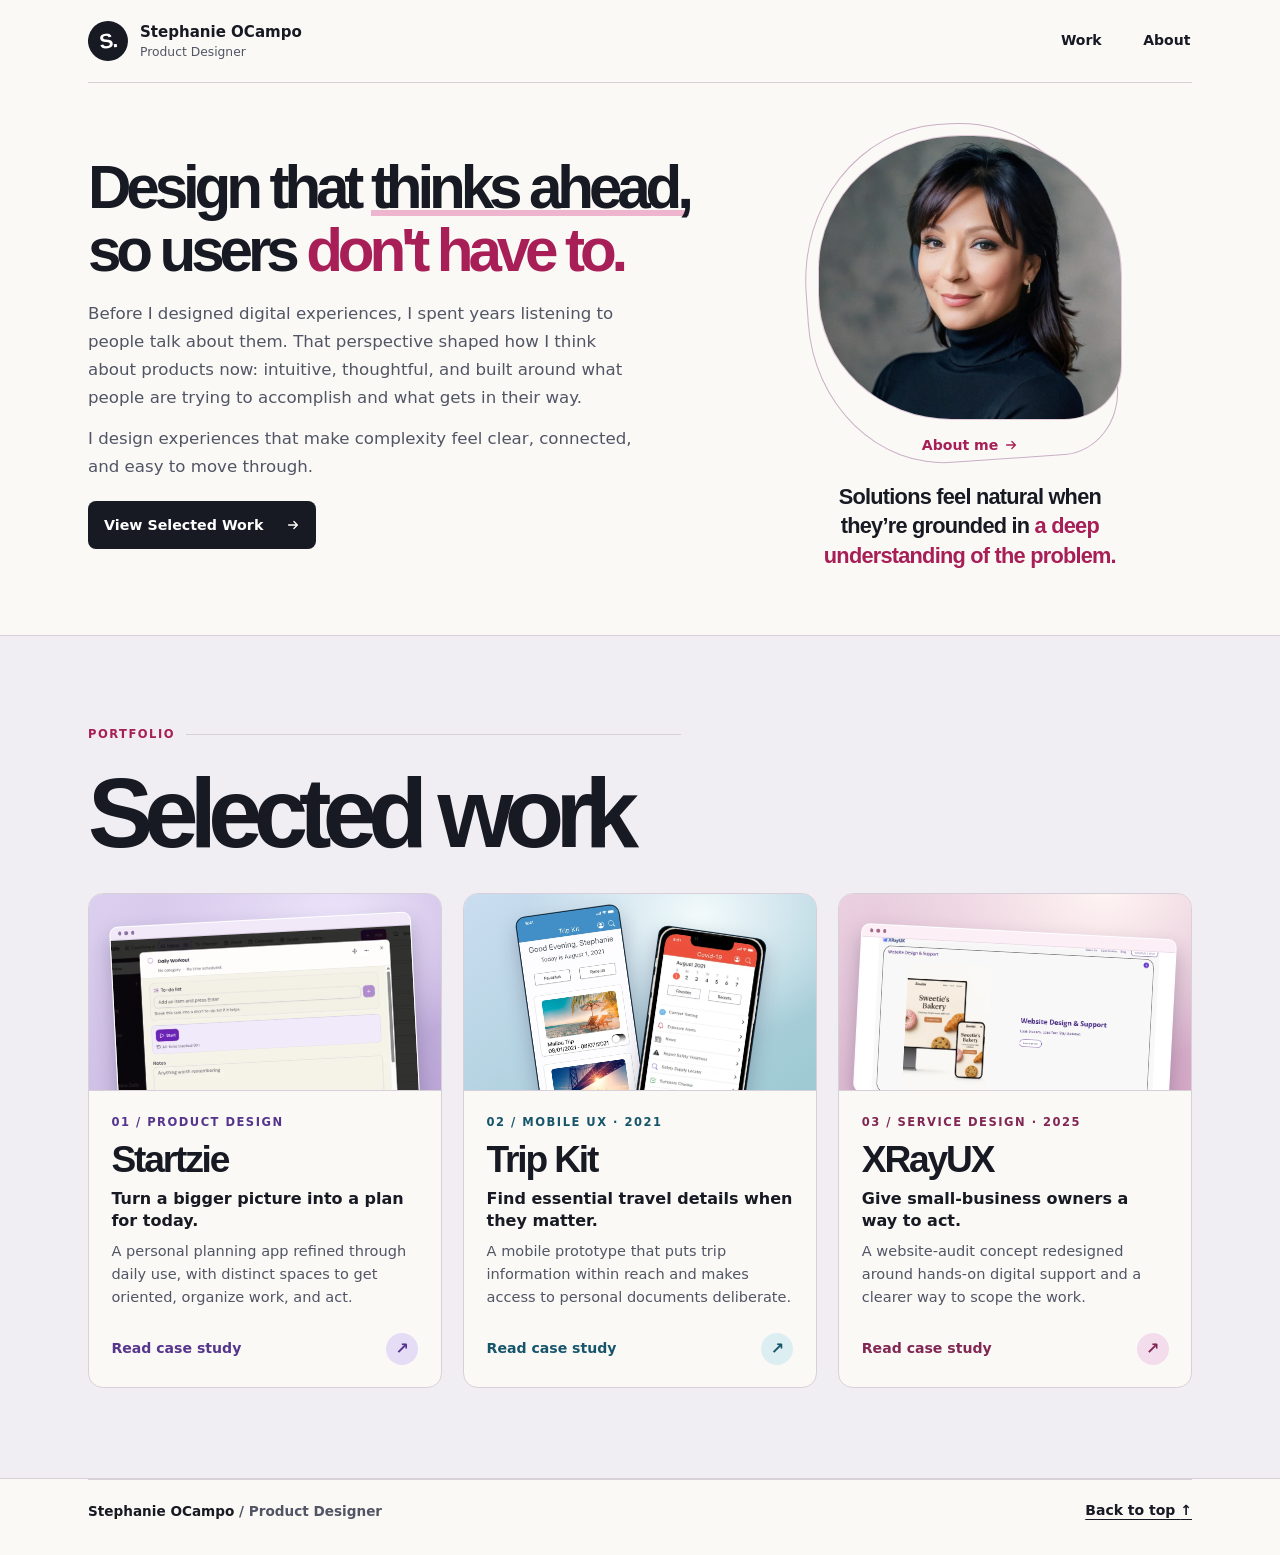
<file: index.html>
<!doctype html>
<html lang="en">
<head>
<meta charset="utf-8"><meta name="viewport" content="width=device-width, initial-scale=1">
<title>Stephanie OCampo | Product Designer</title>
<meta name="description" content="Stephanie OCampo, product designer. Explore product design case studies for Startzie, Trip Kit, and XRayUX.">
<meta name="theme-color" content="#faf9f6">
<link rel="icon" href="data:image/svg+xml,%3Csvg xmlns='http://www.w3.org/2000/svg' viewBox='0 0 48 48'%3E%3Crect width='48' height='48' rx='24' fill='%23171923'/%3E%3Ctext x='12' y='33' fill='white' font-family='system-ui' font-size='26' font-weight='700'%3ES.%3C/text%3E%3C/svg%3E">
<link rel="stylesheet" href="styles.css">
<link rel="stylesheet" href="home.css">
<link rel="stylesheet" href="hero-portrait.css?v=a06ce9f7f685">
<link rel="stylesheet" href="project-covers.css">
<script src="home.js" defer></script>
</head>
<body>
<a class="skip" href="#main">Skip to content</a>
<header class="wrap masthead">
  <a class="brand" href="./" aria-label="Stephanie OCampo, home"><span class="mark" aria-hidden="true">S.</span><span><strong>Stephanie OCampo</strong><small>Product Designer</small></span></a>
  <nav aria-label="Main"><a href="#work">Work</a><a href="about/">About</a></nav>
</header>
<main id="main" tabindex="-1">
  <section class="wrap hero editorial-hero" aria-labelledby="hero-title">
    <div class="hero-heading">
      <h1 id="hero-title">Design that <span class="under">thinks ahead,</span> so users <em>don't have to.</em></h1>
    </div>
    <aside class="hero-aside" aria-label="Portrait and design philosophy">
      <figure class="portrait-unit">
        <a class="portrait-about-link" href="about/" aria-label="About Stephanie OCampo">
          <span class="portrait-frame">
            <img src="assets/stephanie-portrait.webp" width="900" height="1256" alt="Portrait of Stephanie OCampo" fetchpriority="high" decoding="async">
          </span>
          <span class="portrait-about-label">About me <svg class="hero-direction-arrow" aria-hidden="true" focusable="false" width="14" height="14" viewBox="0 0 16 16" fill="none"><path d="M3 8h10m-4-4 4 4-4 4" stroke="currentColor" stroke-width="1.5" stroke-linecap="round" stroke-linejoin="round"/></svg></span>
        </a>
      </figure>
      <blockquote class="hero-philosophy">Solutions feel natural when they’re grounded in <em>a deep understanding of the problem.</em></blockquote>
    </aside>
    <div class="hero-intro">
      <div class="hero-description">
        <p>Before I designed digital experiences, I spent years listening to people talk about them. That perspective shaped how I think about products now: intuitive, thoughtful, and built around what people are trying to accomplish and what gets in their way.</p>
        <p>I design experiences that make complexity feel clear, connected, and easy to move through.</p>
      </div>
      <a class="button hero-work-link" href="#work">View Selected Work <svg class="hero-direction-arrow" aria-hidden="true" focusable="false" width="14" height="14" viewBox="0 0 16 16" fill="none"><path d="M3 8h10m-4-4 4 4-4 4" stroke="currentColor" stroke-width="1.5" stroke-linecap="round" stroke-linejoin="round"/></svg></a>
    </div>
  </section>
  <section id="work" class="work" aria-labelledby="work-heading">
    <div class="wrap">
      <p class="kicker rule"><span>Portfolio</span></p>
      <h2 id="work-heading" class="project-heading">Selected work</h2>
      <div class="project-grid">
      <article class="project project--startzie">
        <a class="project-link" href="startzie/" data-project="startzie" aria-labelledby="project-startzie-title">
          <div class="project-art cover cover--startzie" aria-hidden="true"><div class="cover-chrome"><div class="cover-toolbar"><i></i><i></i><i></i></div><img src="assets/startzie-task-editor-cover.webp" width="850" height="535" alt="" loading="lazy" decoding="async"></div></div>
          <div class="project-copy">
            <p class="kicker"><span aria-hidden="true">01 / </span>Product design</p>
            <h3 id="project-startzie-title">Startzie</h3>
            <p class="project-pitch">Turn a bigger picture into a plan for today.</p>
            <p class="project-description">A personal planning app refined through daily use, with distinct spaces to get oriented, organize work, and act.</p>
            <span class="project-cta" aria-hidden="true">Read case study <span>↗</span></span>
          </div>
        </a>
      </article>
      <article class="project project--trip-kit">
        <a class="project-link" href="trip-kit/" data-project="trip-kit" aria-labelledby="project-trip-kit-title">
          <div class="project-art cover cover--trip" aria-hidden="true"><div class="cover-handset cover-handset--trip"><img src="trip-kit/trip-overview.webp" width="375" height="1094" alt="" loading="lazy" decoding="async"></div><div class="cover-handset cover-handset--resources"><img src="trip-kit/covid-resources.webp" width="310" height="620" alt="" loading="lazy" decoding="async"></div></div>
          <div class="project-copy">
            <p class="kicker"><span aria-hidden="true">02 / </span>Mobile UX · 2021</p>
            <h3 id="project-trip-kit-title">Trip Kit</h3>
            <p class="project-pitch">Find essential travel details when they matter.</p>
            <p class="project-description">A mobile prototype that puts trip information within reach and makes access to personal documents deliberate.</p>
            <span class="project-cta" aria-hidden="true">Read case study <span>↗</span></span>
          </div>
        </a>
      </article>
      <article class="project project--xrayux">
        <a class="project-link" href="xrayux/" data-project="xrayux" aria-labelledby="project-xrayux-title">
          <div class="project-art cover cover--xrayux" aria-hidden="true"><div class="cover-chrome"><div class="cover-toolbar"><i></i><i></i><i></i></div><img src="xrayux/website-support.webp" width="877" height="428" alt="" loading="lazy" decoding="async"></div></div>
          <div class="project-copy">
            <p class="kicker"><span aria-hidden="true">03 / </span>Service design · 2025</p>
            <h3 id="project-xrayux-title">XRayUX</h3>
            <p class="project-pitch">Give small-business owners a way to act.</p>
            <p class="project-description">A website-audit concept redesigned around hands-on digital support and a clearer way to scope the work.</p>
            <span class="project-cta" aria-hidden="true">Read case study <span>↗</span></span>
          </div>
        </a>
      </article>
      </div>
    </div>
  </section>
</main>
<footer class="wrap sitefoot"><span>Stephanie OCampo <span class="dim">/ Product Designer</span></span><a href="#main">Back to top <span aria-hidden="true">↑</span></a></footer>
</body>
</html>
</file>
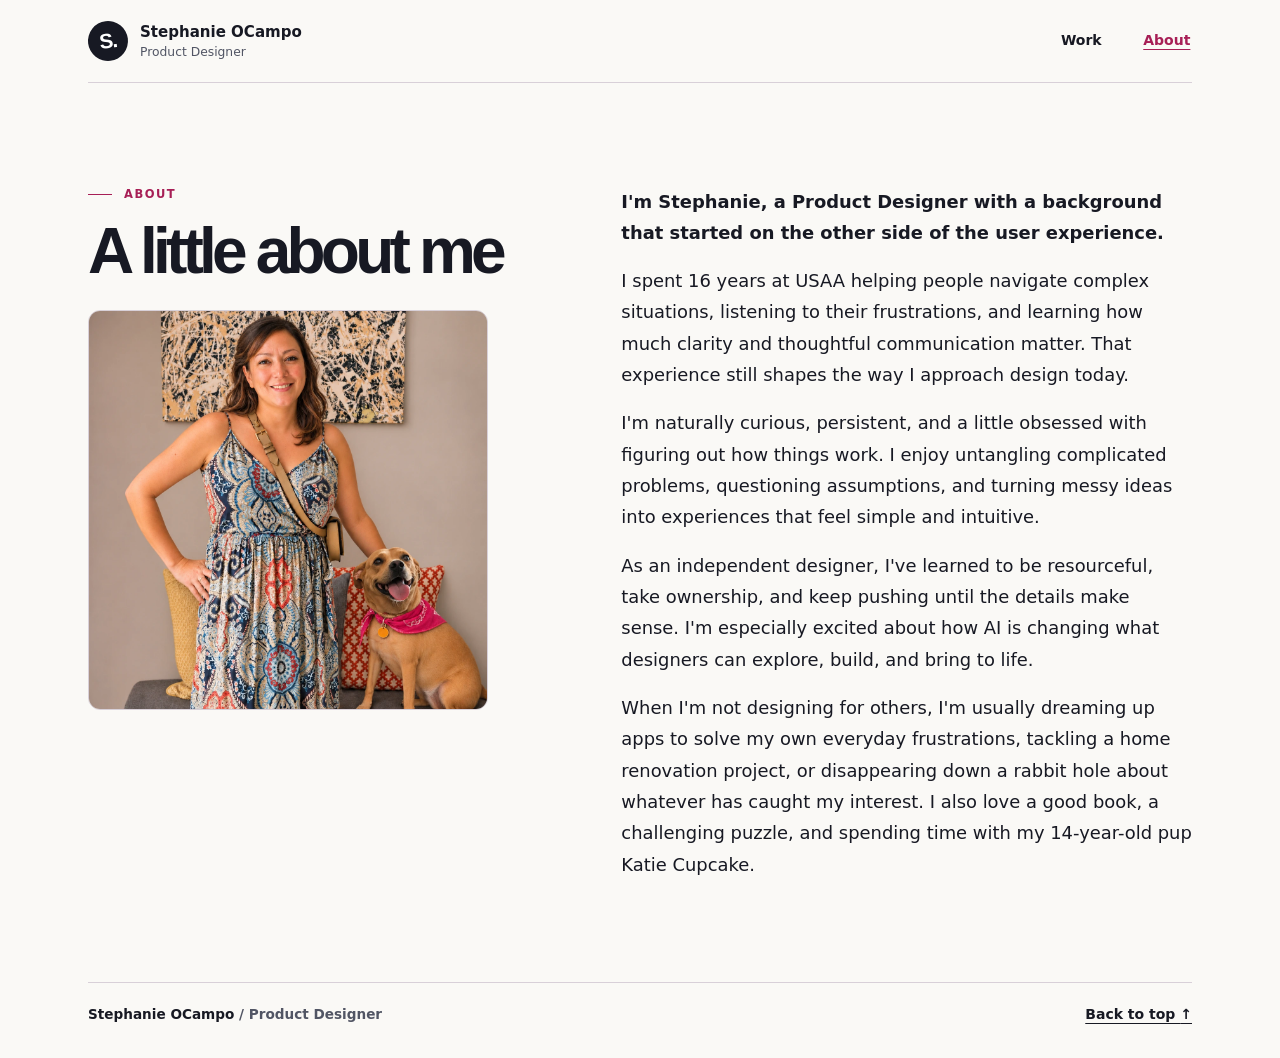
<file: about/index.html>
<!doctype html>
<html lang="en">
<head>
<meta charset="utf-8"><meta name="viewport" content="width=device-width, initial-scale=1">
<title>About | Stephanie OCampo</title>
<meta name="description" content="Meet Stephanie OCampo, a product designer whose background in member service shapes how she designs.">
<meta name="theme-color" content="#faf9f6">
<link rel="icon" href="data:image/svg+xml,%3Csvg xmlns='http://www.w3.org/2000/svg' viewBox='0 0 48 48'%3E%3Crect width='48' height='48' rx='24' fill='%23171923'/%3E%3Ctext x='12' y='33' fill='white' font-family='system-ui' font-size='26' font-weight='700'%3ES.%3C/text%3E%3C/svg%3E">
<link rel="stylesheet" href="../styles.css">
<style>
.about-me{display:grid;grid-template-columns:minmax(0,1fr) minmax(0,1.25fr);gap:clamp(2rem,6vw,5rem);align-items:start;padding-block:clamp(3rem,8vw,6.4rem)}
.about-me h1{font-size:clamp(2.65rem,5vw,4.6rem);letter-spacing:-.075em;margin-top:.8rem;text-wrap:balance}
.about-me-copy{display:grid;gap:1.05rem;max-width:60ch;color:var(--ink);font-size:clamp(1rem,.96rem + .2vw,1.125rem);line-height:1.75}
.about-me-copy p:first-child{font-weight:600}
.about-me-photo{margin-top:1.5rem;max-width:25rem}
.about-me-photo img{height:auto;border:1px solid var(--stroke);border-radius:.75rem}
.masthead nav a[aria-current="page"]{color:var(--pink);text-decoration:underline}
@media(max-width:760px){.about-me{grid-template-columns:minmax(0,1fr)}.about-me-photo{margin-top:1rem;max-width:22rem}}
</style>
</head>
<body>
<a class="skip" href="#main">Skip to content</a>
<header class="wrap masthead">
  <a class="brand" href="../" aria-label="Stephanie OCampo, home"><span class="mark" aria-hidden="true">S.</span><span><strong>Stephanie OCampo</strong><small>Product Designer</small></span></a>
  <nav aria-label="Main"><a href="../#work">Work</a><a href="./" aria-current="page">About</a></nav>
</header>
<main id="main" tabindex="-1">
  <section id="approach" class="wrap about-me" aria-labelledby="about-heading">
    <div>
      <p class="kicker signal">About</p>
      <h1 id="about-heading">A little about me</h1>
      <figure class="about-me-photo">
        <img src="../assets/stephanie-about-portrait.webp?v=fd8016969337" width="1254" height="1254" alt="Stephanie smiling beside her dog Katie Cupcake, who is wearing a pink bandana" decoding="async">
      </figure>
    </div>
    <div class="about-me-copy">
      <p>I'm Stephanie, a Product Designer with a background that started on the other side of the user experience.</p>
      <p>I spent 16 years at USAA helping people navigate complex situations, listening to their frustrations, and learning how much clarity and thoughtful communication matter. That experience still shapes the way I approach design today.</p>
      <p>I'm naturally curious, persistent, and a little obsessed with figuring out how things work. I enjoy untangling complicated problems, questioning assumptions, and turning messy ideas into experiences that feel simple and intuitive.</p>
      <p>As an independent designer, I've learned to be resourceful, take ownership, and keep pushing until the details make sense. I'm especially excited about how AI is changing what designers can explore, build, and bring to life.</p>
      <p>When I'm not designing for others, I'm usually dreaming up apps to solve my own everyday frustrations, tackling a home renovation project, or disappearing down a rabbit hole about whatever has caught my interest. I also love a good book, a challenging puzzle, and spending time with my 14-year-old pup Katie Cupcake.</p>
    </div>
  </section>
</main>
<footer class="wrap sitefoot"><span>Stephanie OCampo <span class="dim">/ Product Designer</span></span><a href="#main">Back to top <span aria-hidden="true">↑</span></a></footer>
</body>
</html>
</file>
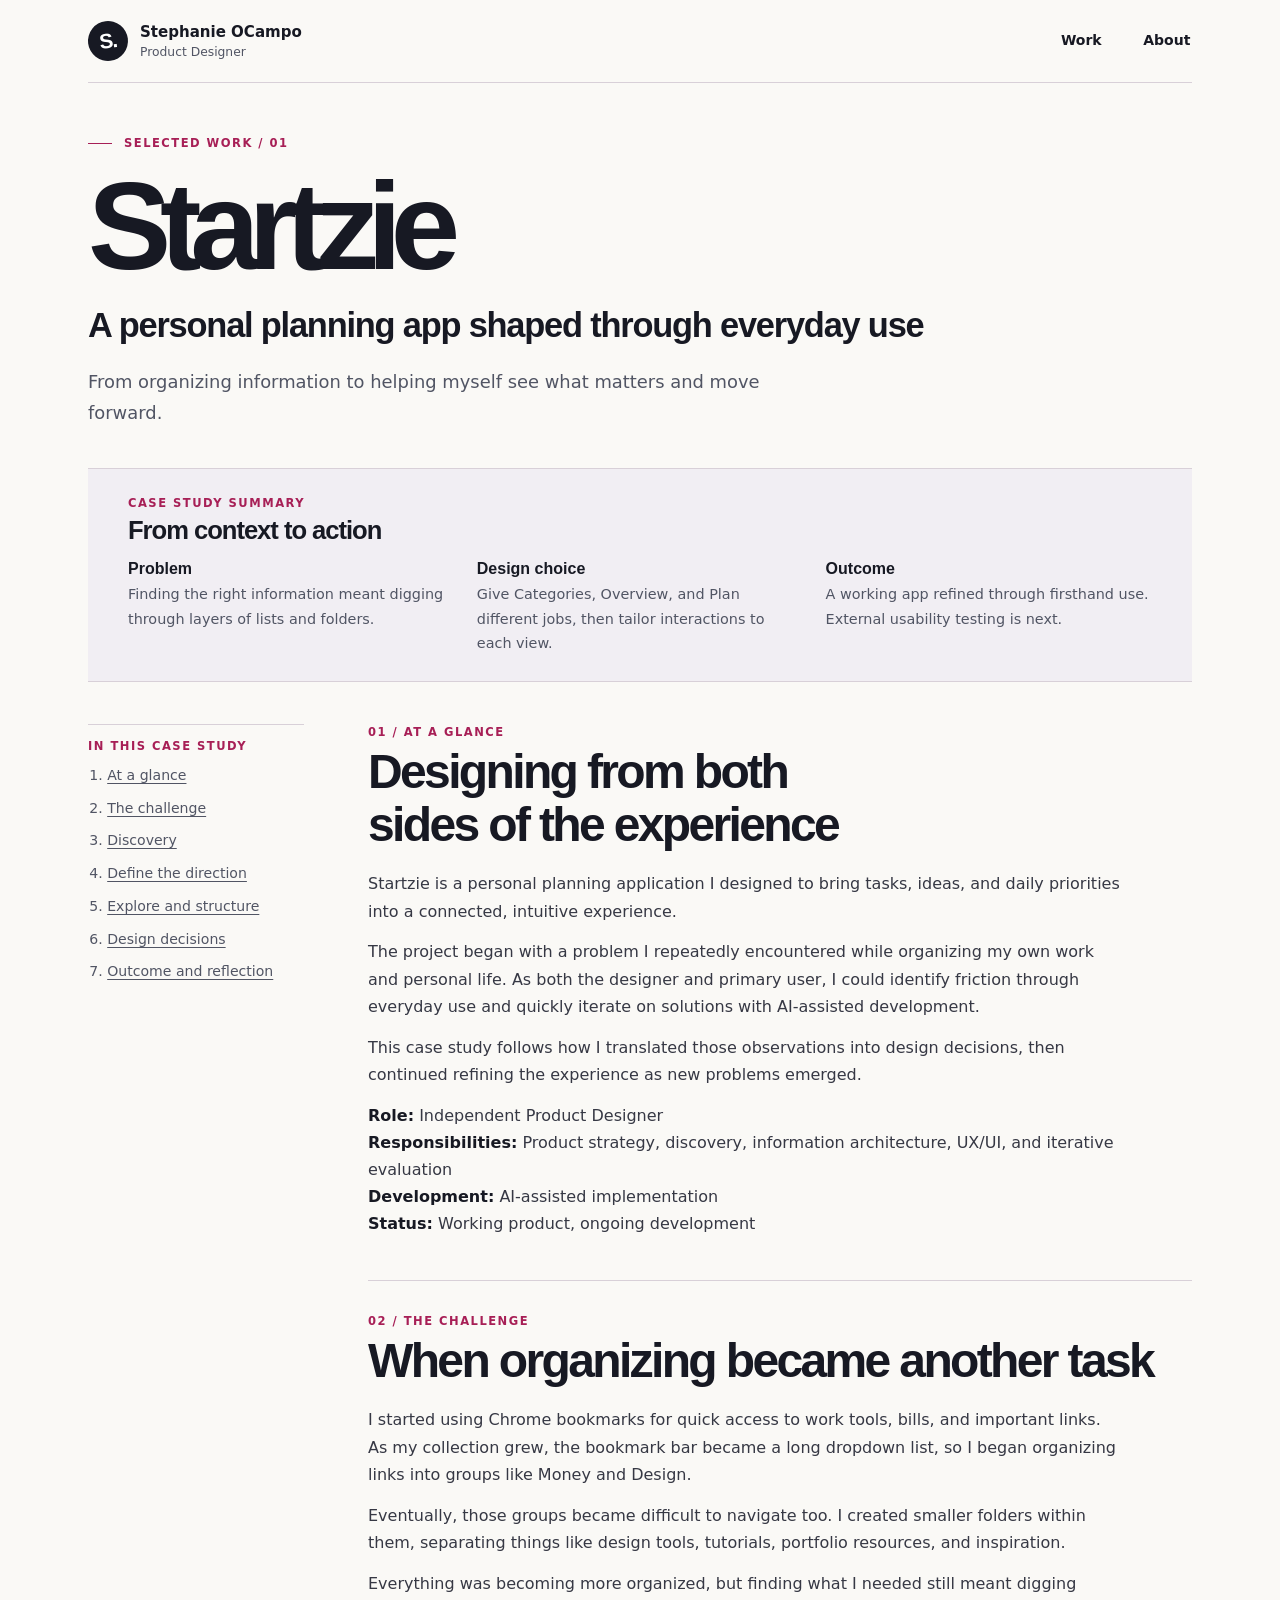
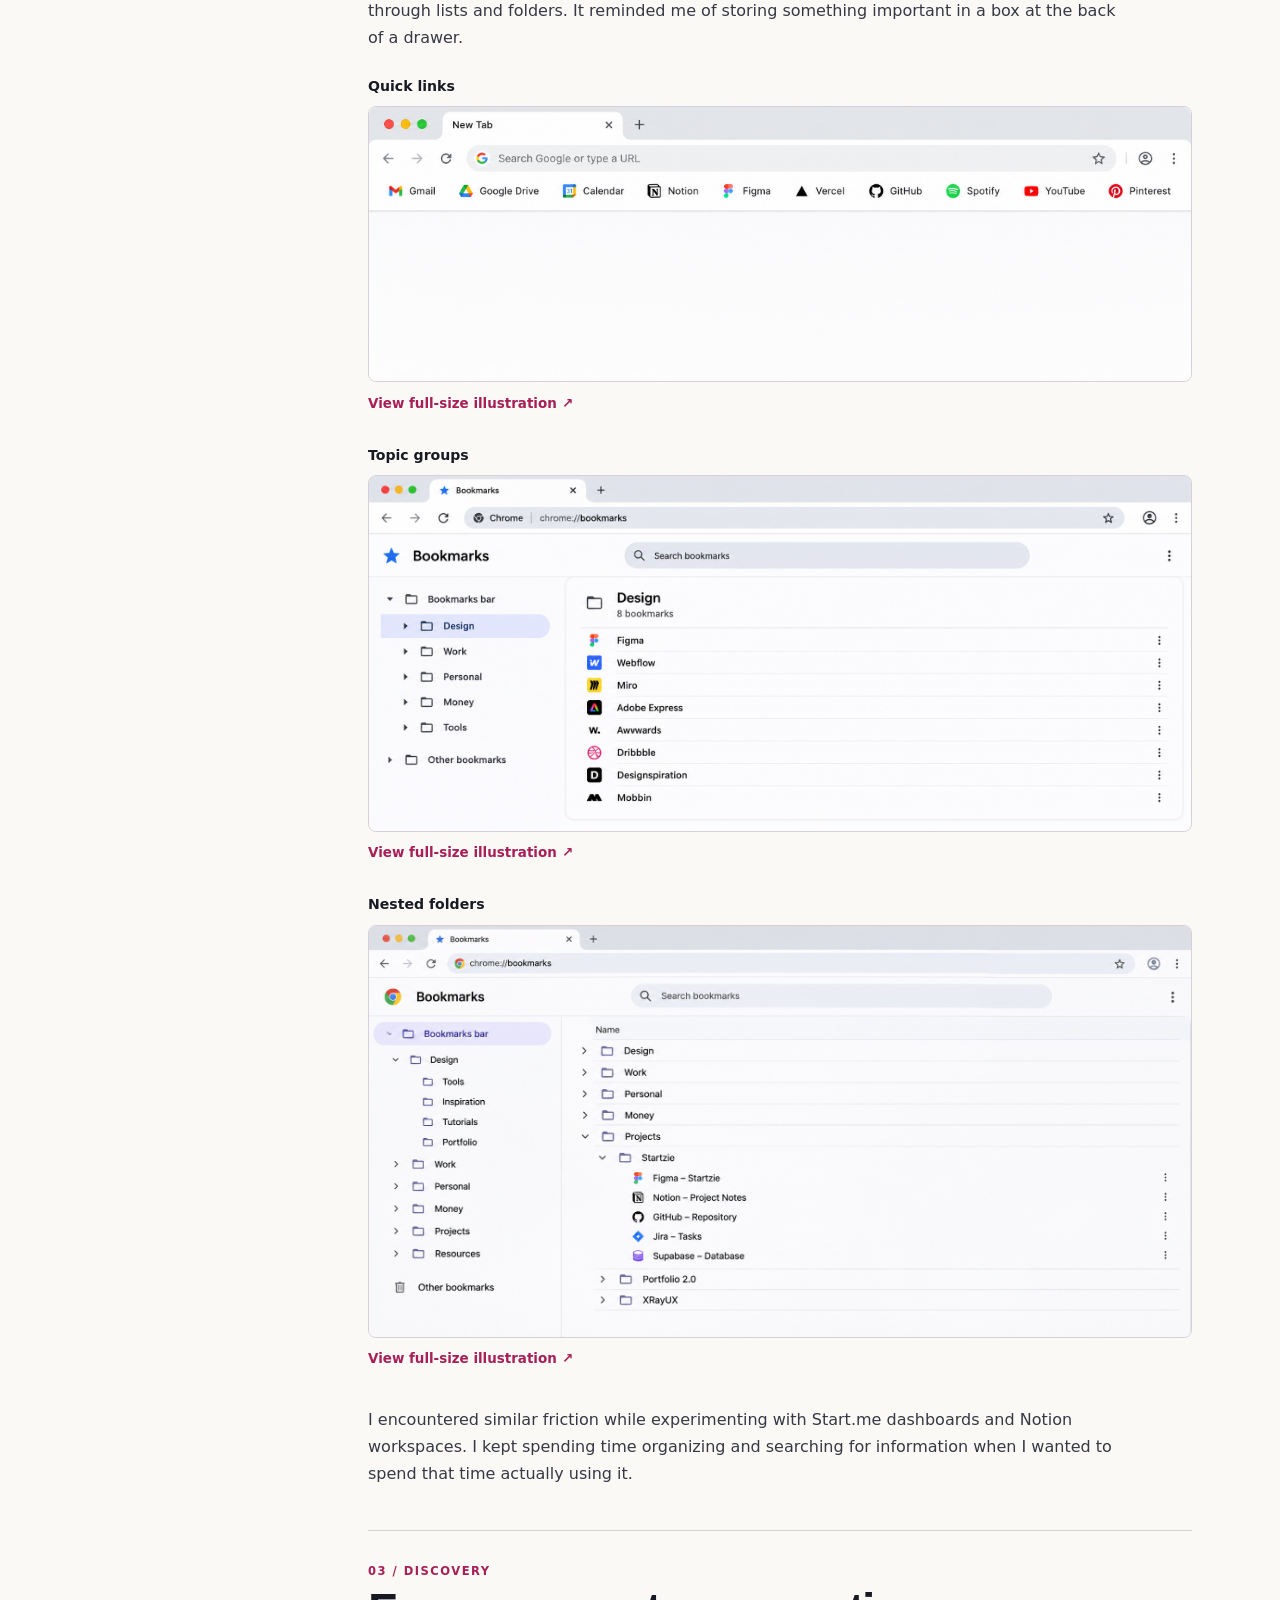
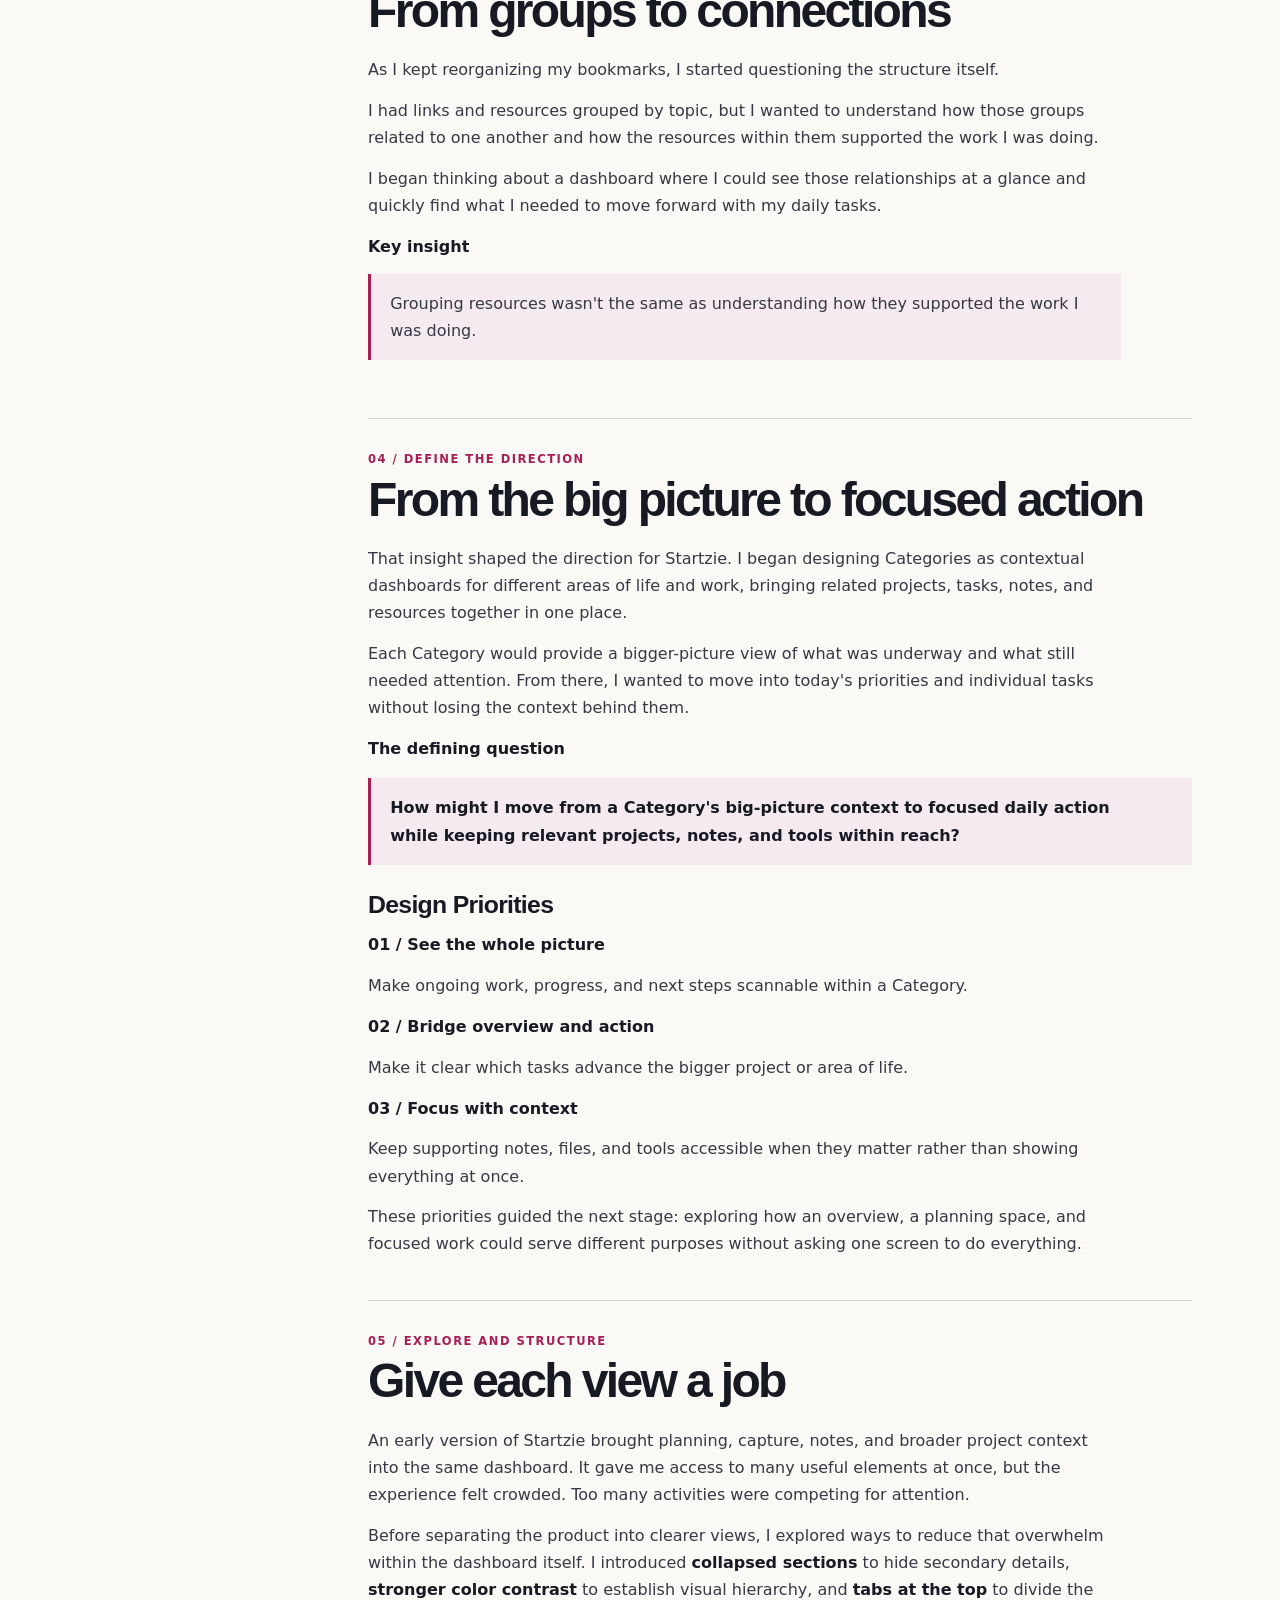
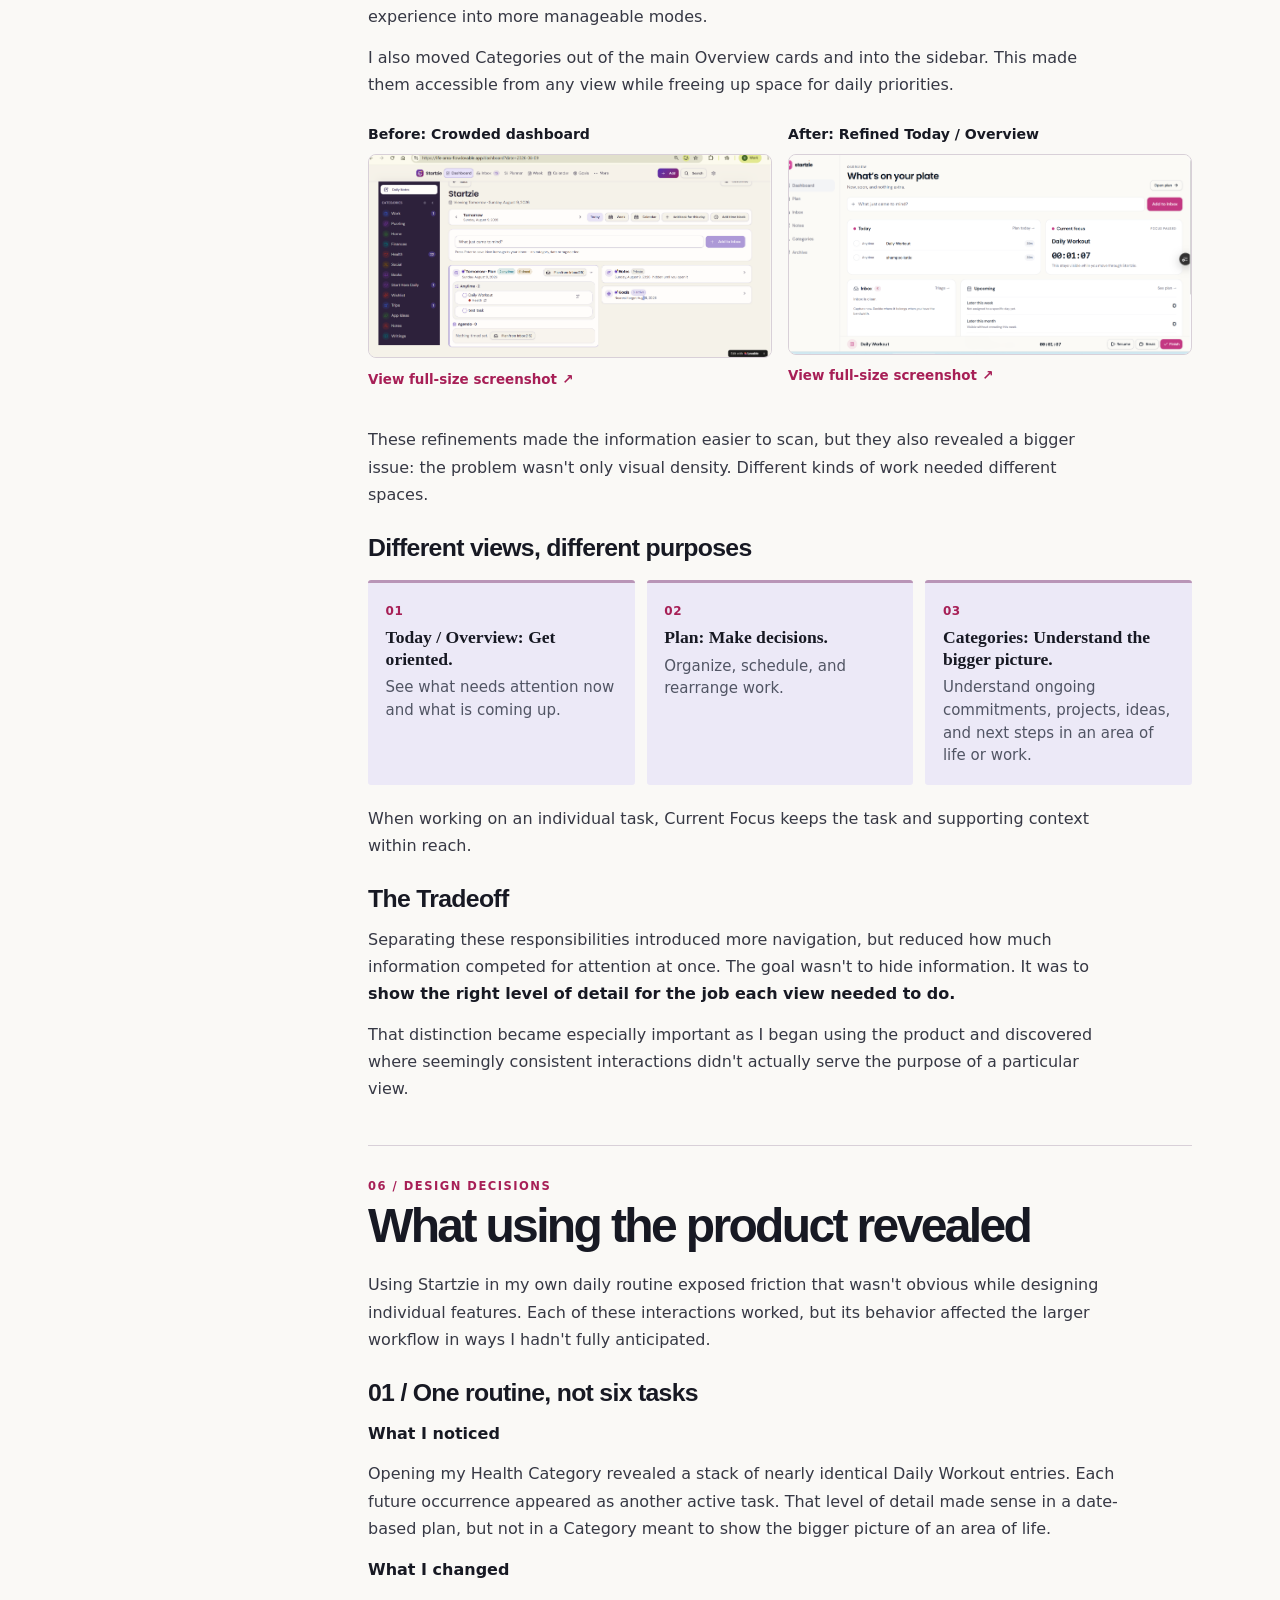
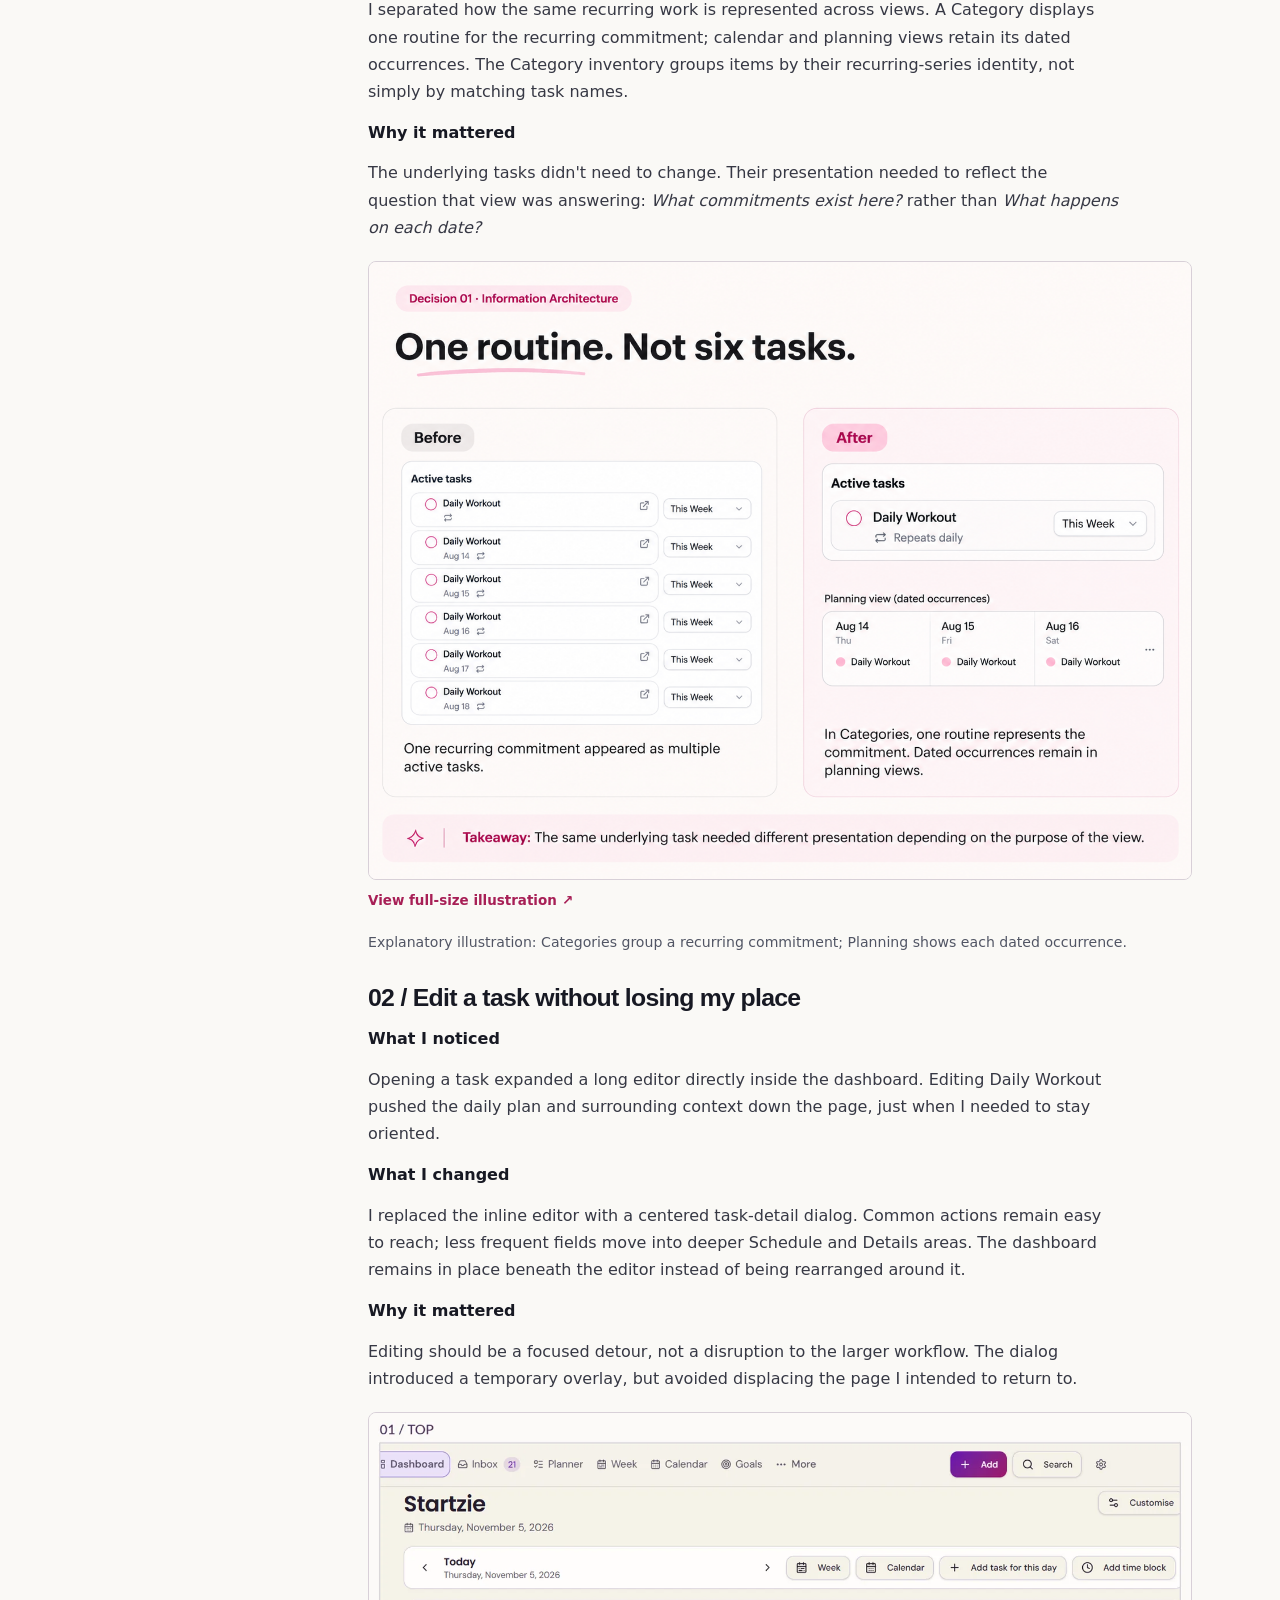
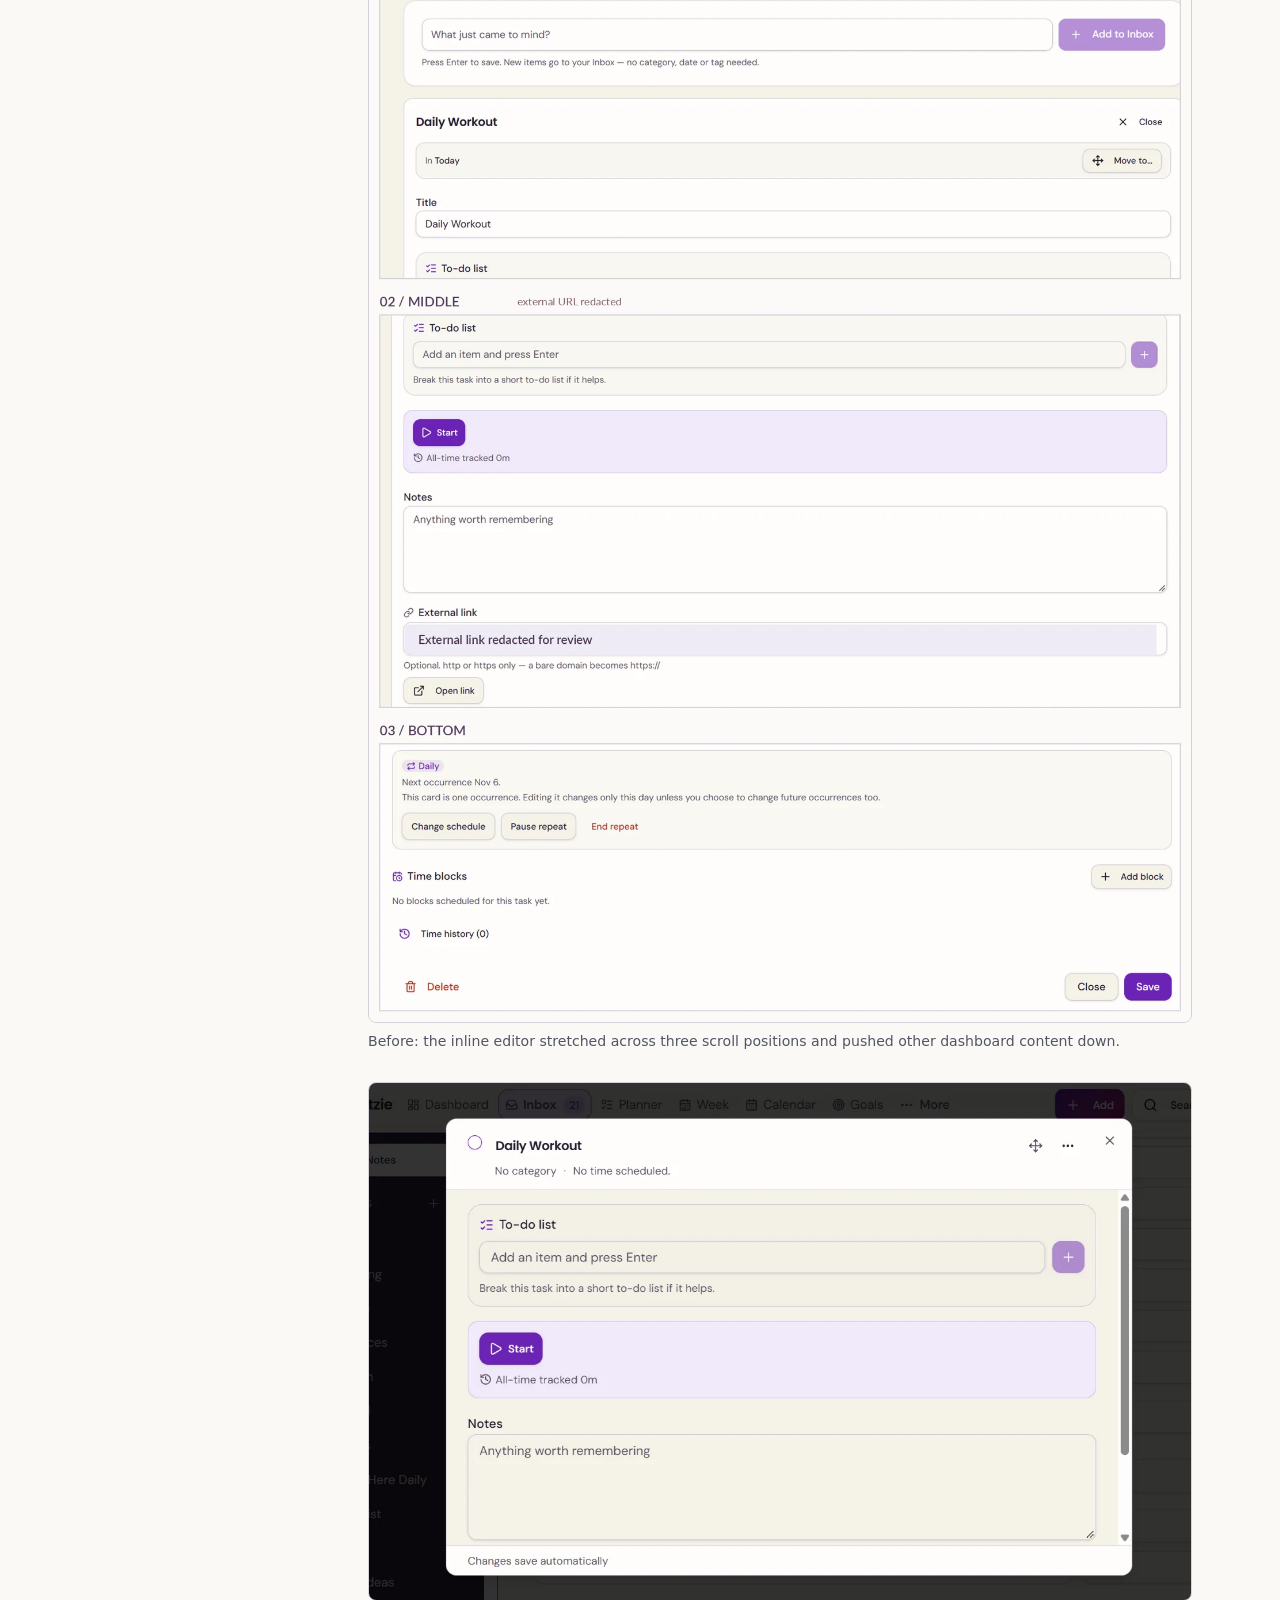
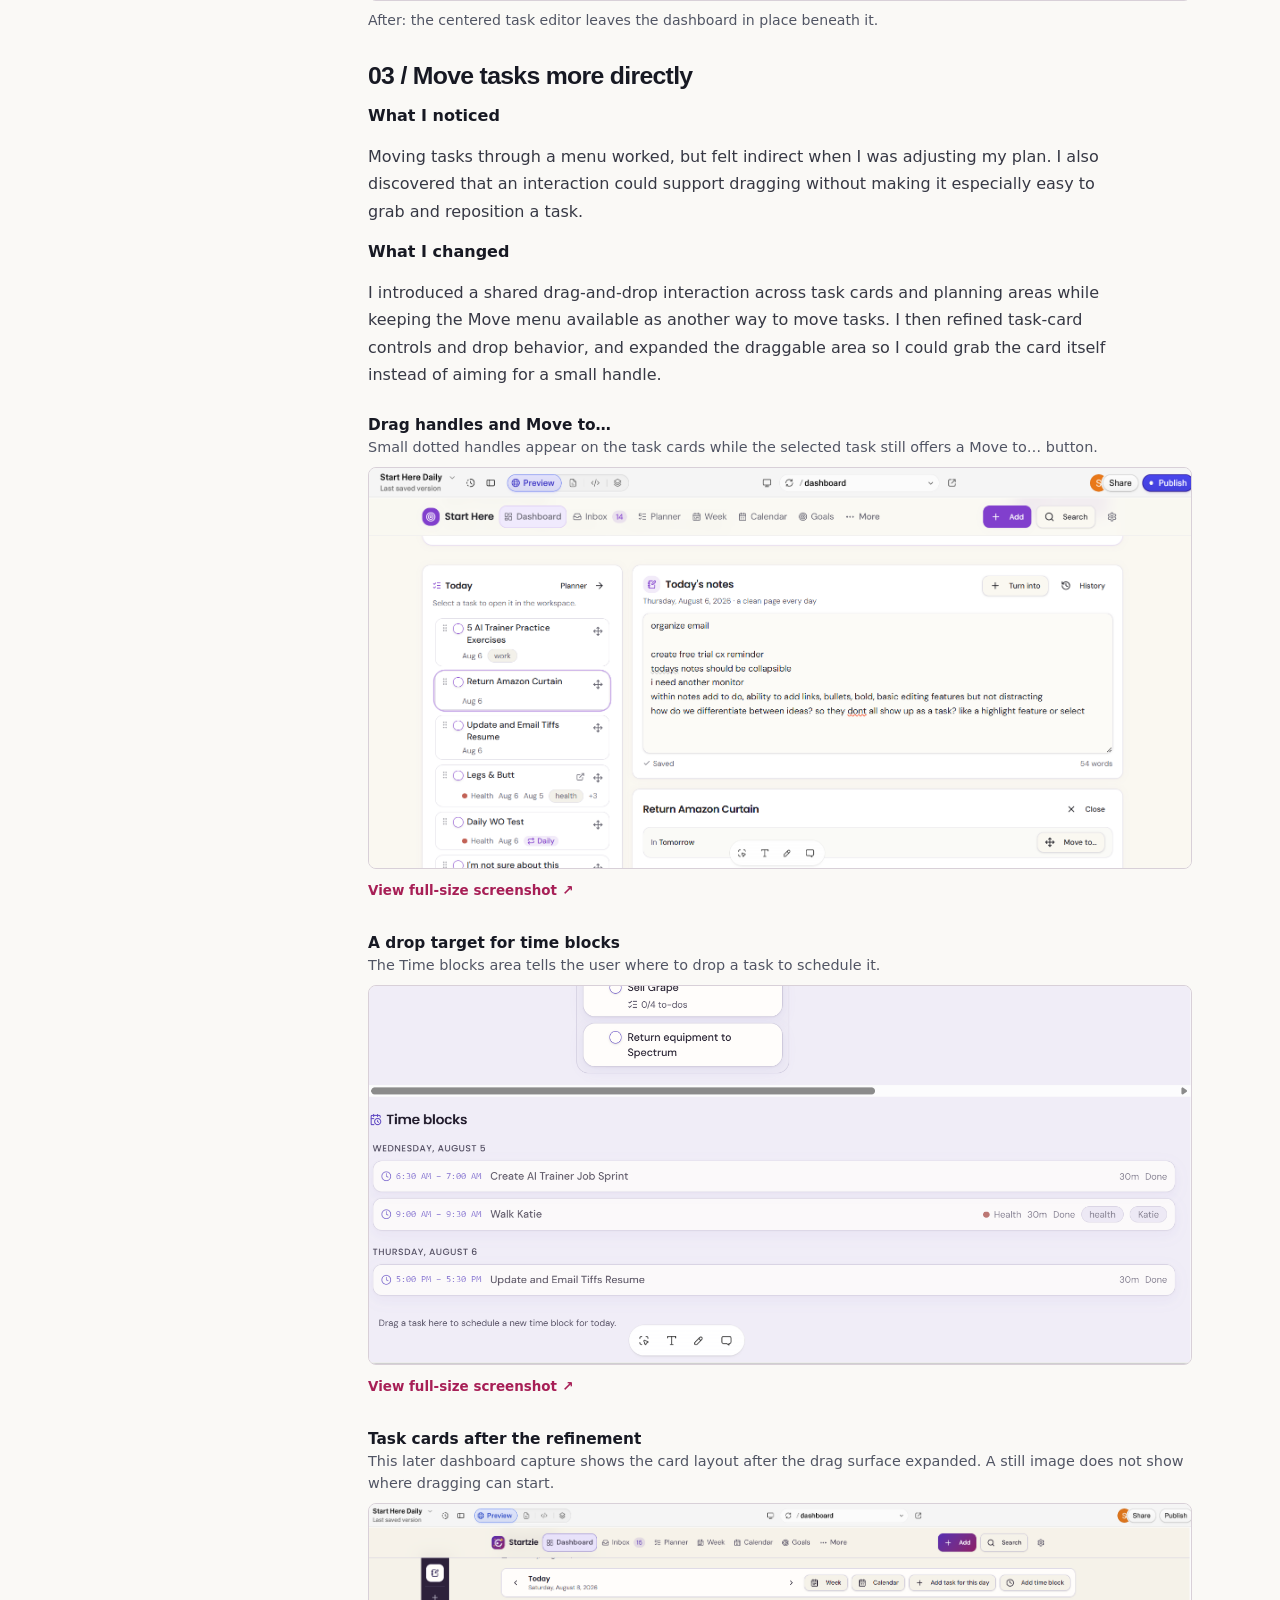
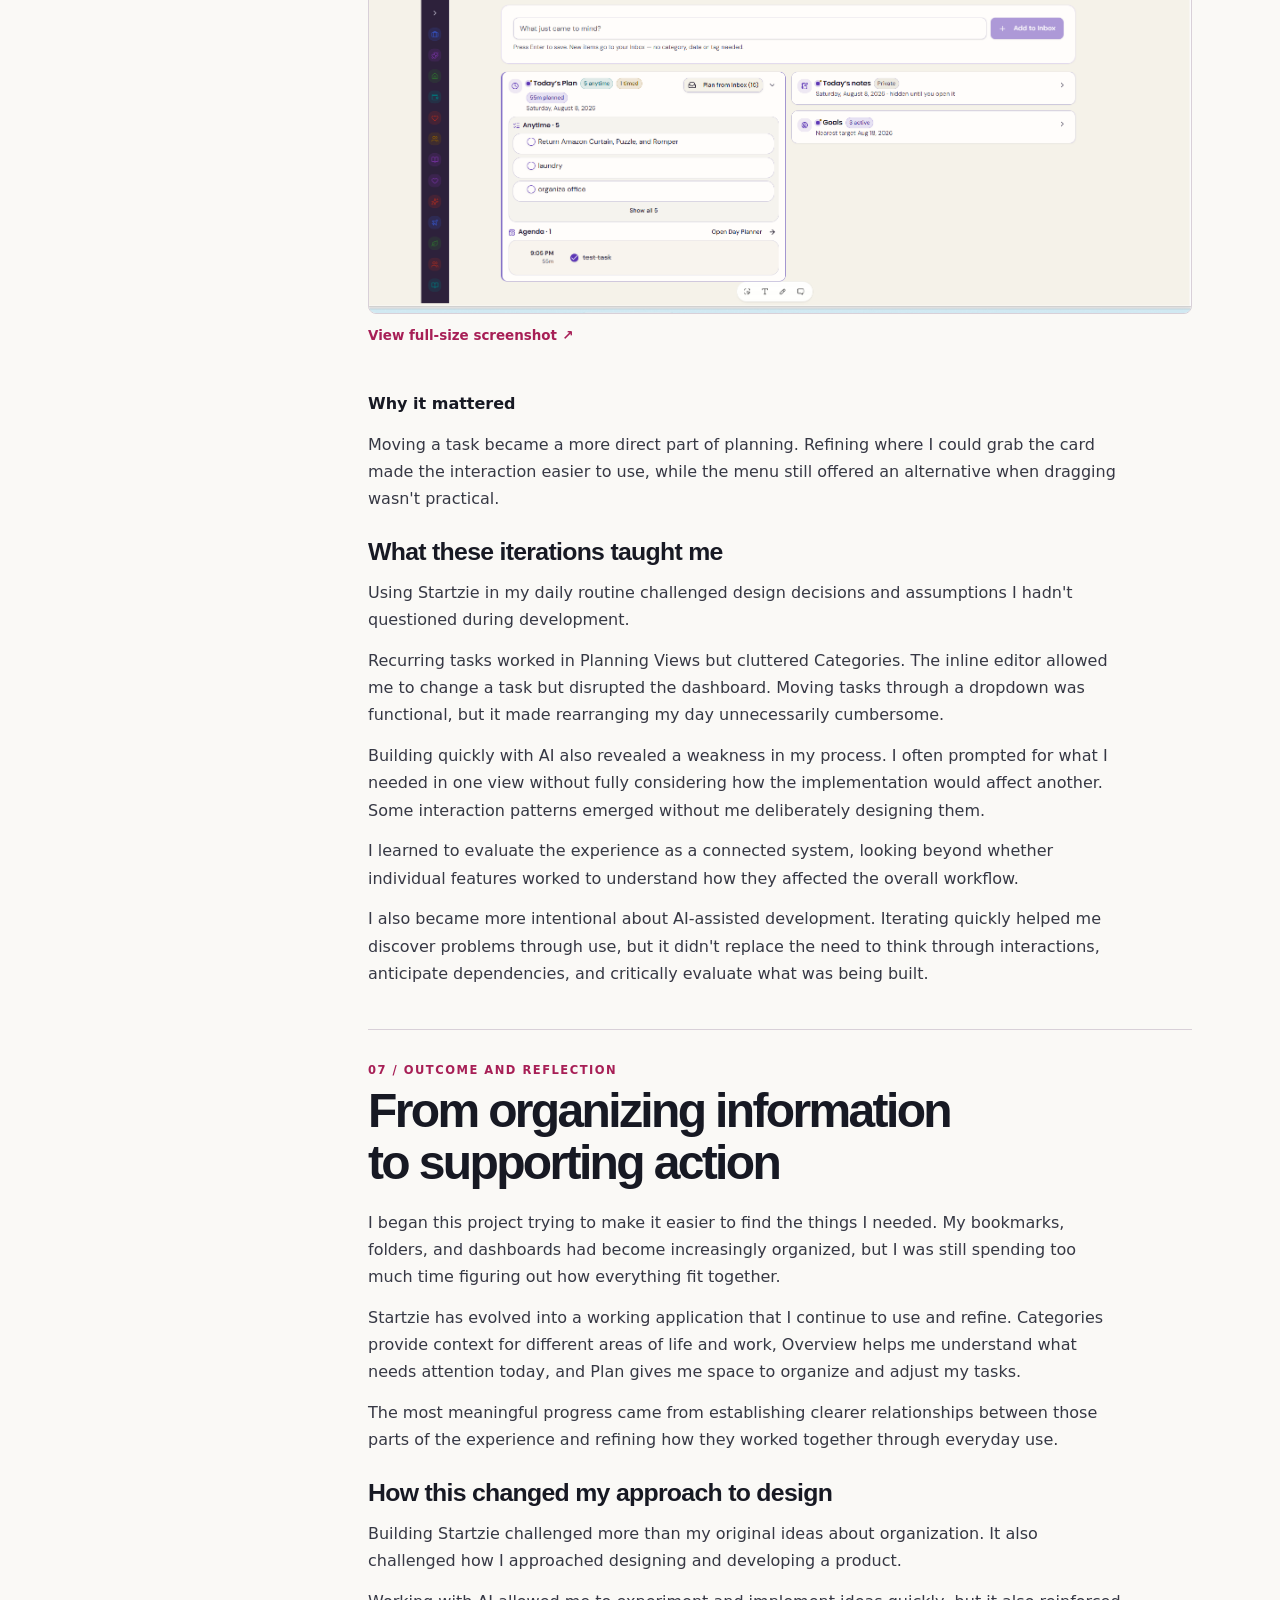
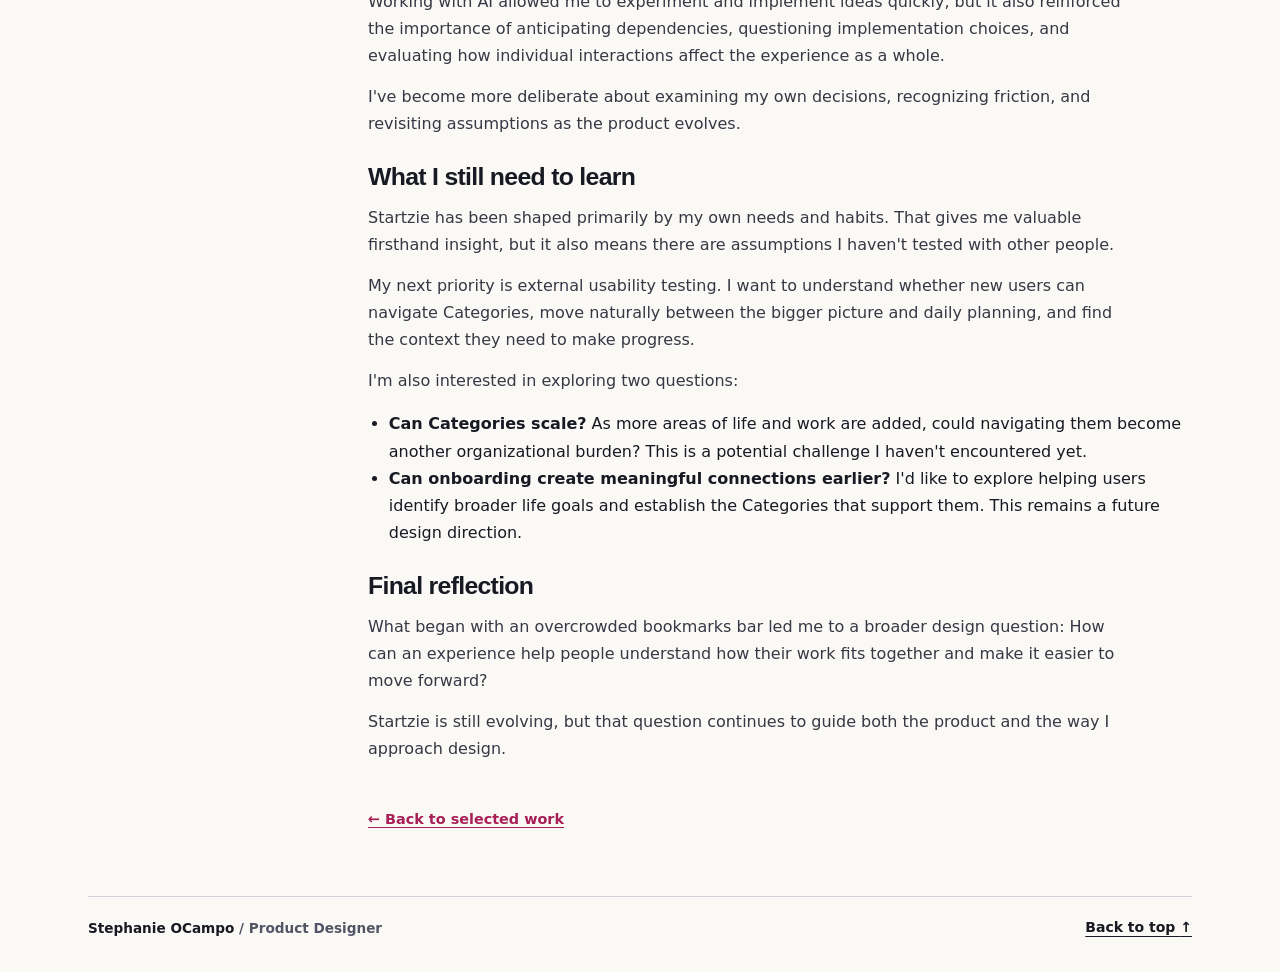
<file: startzie/index.html>
<!doctype html>
<html lang="en">
<head>
<meta charset="utf-8"><meta name="viewport" content="width=device-width, initial-scale=1">
<title>Startzie Case Study | Stephanie OCampo</title>
<meta name="description" content="A product design case study by Stephanie OCampo about organizing work and moving from context to action in a personal planning app.">
<meta name="theme-color" content="#faf9f6"><link rel="icon" href="data:,"><link rel="stylesheet" href="../styles.css">
<style>
.s05-comparison{display:grid;grid-template-columns:minmax(0,1fr);gap:1rem;margin:1.5rem 0}
.s05-comparison .study-figure{margin:0;min-width:0}
.s05-comparison figcaption{margin:0 0 .45rem;color:var(--ink);font-weight:750}
.s05-comparison a{display:block;color:var(--pink);text-underline-offset:.2em}
.s05-comparison img{height:auto}
.s05-enlarge{display:inline-flex;align-items:center;gap:.35rem;min-height:2.75rem;font-size:.84rem;font-weight:700}
@media(min-width:925px){.s05-comparison{grid-template-columns:repeat(2,minmax(0,1fr))}}
@media print{.s05-enlarge{display:none}}
</style>
<style>
.s02-bookmarks{display:grid;gap:1.1rem;margin:1.5rem 0}
.s02-bookmarks .study-figure{margin:0;min-width:0}
.s02-bookmarks figcaption{margin:0 0 .45rem;color:var(--ink);font-weight:750}
.s02-bookmarks a{display:block;color:var(--pink);text-underline-offset:.2em}
.s02-bookmarks img{height:auto}
.s02-enlarge{display:inline-flex;align-items:center;gap:.35rem;min-height:2.75rem;font-size:.84rem;font-weight:700}
@media print{.s02-bookmarks figure{break-inside:avoid}.s02-enlarge{display:none}}
</style>
<style>
#structure .views{display:grid;grid-template-columns:minmax(0,1fr);gap:.75rem;list-style:none;padding:0;margin:1rem 0 1.25rem}
#structure .view{min-width:0;margin:0;padding:clamp(.85rem,1.5vw,1.1rem);background:var(--lavender);border-top:3px solid #b995b7;border-radius:.2rem}
#structure .view-index{display:block;color:var(--pink);font-size:.75rem;font-weight:800;letter-spacing:.05em;margin-bottom:.4rem}
#structure .view p{margin:0;color:var(--muted);font-size:.9375rem;line-height:1.52}
#structure .view strong{display:block;color:var(--ink);font:700 1.1rem/1.22 Georgia,serif;margin-bottom:.35rem}
@media(min-width:880px){#structure .views{grid-template-columns:repeat(3,minmax(0,1fr))}}
@media print{#structure .views{grid-template-columns:repeat(3,minmax(0,1fr))}#structure .view{break-inside:avoid}}
</style>
<style>
.s06-movement-evidence{display:grid;gap:1.2rem;margin:1.65rem 0 2rem}
.s06-movement-evidence .study-figure{margin:0;min-width:0}
.s06-movement-evidence figcaption{margin:0 0 .5rem;color:var(--muted);font-size:.9rem;line-height:1.5}
.s06-movement-evidence figcaption strong{display:block;color:var(--ink);font-size:.96rem}
.s06-movement-evidence a{display:block;color:var(--pink);text-underline-offset:.2em}
.s06-movement-evidence img{height:auto}
.s06-enlarge{display:inline-flex;align-items:center;gap:.35rem;min-height:2.75rem;font-size:.84rem;font-weight:700}
.s06-routine-figure a{display:block;color:var(--pink);text-underline-offset:.2em}
@media print{.s06-movement-evidence figure{break-inside:avoid}.s06-enlarge{display:none}}
</style>
</head>
<body>
<a class="skip" href="#main">Skip to content</a>
<header class="wrap masthead">
  <a class="brand" href="../" aria-label="Stephanie OCampo, home"><span class="mark" aria-hidden="true">S.</span><span><strong>Stephanie OCampo</strong><small>Product Designer</small></span></a>
  <nav aria-label="Main"><a href="../#work">Work</a><a href="../about/">About</a></nav>
</header>
<main id="main" tabindex="-1">
<div class="wrap casehead">
<p class="kicker signal">Selected work / 01</p>
<h1>Startzie</h1>
<p class="subtitle">A personal planning app shaped through everyday use</p>
<p class="lead">From organizing information to helping myself see what matters and move forward.</p>
</div>
<section class="wrap primer" aria-labelledby="summary">
<p class="kicker">Case study summary</p>
<h2 id="summary">From context to action</h2>
<div class="primer-grid">
<div><h3>Problem</h3><p>Finding the right information meant digging through layers of lists and folders.</p></div>
<div><h3>Design choice</h3><p>Give Categories, Overview, and Plan different jobs, then tailor interactions to each view.</p></div>
<div><h3>Outcome</h3><p>A working app refined through firsthand use. External usability testing is next.</p></div>
</div>
</section>
<div class="wrap case-layout">
<nav class="toc" aria-label="Case study sections"><p class="kicker">In this case study</p><ol><li><a href="#glance">At a glance</a></li>
<li><a href="#challenge">The challenge</a></li>
<li><a href="#discovery">Discovery</a></li>
<li><a href="#direction">Define the direction</a></li>
<li><a href="#structure">Explore and structure</a></li>
<li><a href="#decisions">Design decisions</a></li>
<li><a href="#outcome">Outcome and reflection</a></li></ol></nav>
<article class="story" aria-label="Startzie design process">
<section id="glance" aria-labelledby="glance-title"><p class="kicker">01 / At a glance</p><h2 id="glance-title">Designing from both sides of the experience</h2>
<p>Startzie is a personal planning application I designed to bring tasks, ideas, and daily priorities into a connected, intuitive experience.</p>
<p>The project began with a problem I repeatedly encountered while organizing my own work and personal life. As both the designer and primary user, I could identify friction through everyday use and quickly iterate on solutions with AI-assisted development.</p>
<p>This case study follows how I translated those observations into design decisions, then continued refining the experience as new problems emerged.</p>
<p><strong>Role:</strong> Independent Product Designer<br />
<strong>Responsibilities:</strong> Product strategy, discovery, information architecture, UX/UI, and iterative evaluation<br />
<strong>Development:</strong> AI-assisted implementation<br />
<strong>Status:</strong> Working product, ongoing development</p>
</section>
<section id="challenge" aria-labelledby="challenge-title"><p class="kicker">02 / The challenge</p><h2 id="challenge-title">When organizing became another task</h2>
<p>I started using Chrome bookmarks for quick access to work tools, bills, and important links. As my collection grew, the bookmark bar became a long dropdown list, so I began organizing links into groups like Money and Design.</p>
<p>Eventually, those groups became difficult to navigate too. I created smaller folders within them, separating things like design tools, tutorials, portfolio resources, and inspiration.</p>
<p>Everything was becoming more organized, but finding what I needed still meant digging through lists and folders. It reminded me of storing something important in a box at the back of a drawer.</p>
<div class="s02-bookmarks" role="group" aria-label="Chrome bookmark progression">
<figure class="study-figure">
<figcaption>Quick links</figcaption>
<a href="assets/chrome-quick-links.png">
<img src="assets/chrome-quick-links.png" width="2172" height="724" loading="lazy" decoding="async" alt="Illustrated Chrome bookmarks bar with frequently used tools arranged in one row.">
<span class="s02-enlarge">View full-size illustration <span aria-hidden="true">↗</span></span>
</a>
</figure>
<figure class="study-figure">
<figcaption>Topic groups</figcaption>
<a href="assets/chrome-topic-groups.png">
<img src="assets/chrome-topic-groups.png" width="1908" height="824" loading="lazy" decoding="async" alt="Illustrated Chrome bookmarks manager with top-level topic folders and the Design folder open.">
<span class="s02-enlarge">View full-size illustration <span aria-hidden="true">↗</span></span>
</a>
</figure>
<figure class="study-figure">
<figcaption>Nested folders</figcaption>
<a href="assets/chrome-nested-folders.png">
<img src="assets/chrome-nested-folders.png" width="1774" height="887" loading="lazy" decoding="async" alt="Illustrated Chrome bookmarks manager with nested Design folders and project links inside Projects, then Startzie.">
<span class="s02-enlarge">View full-size illustration <span aria-hidden="true">↗</span></span>
</a>
</figure>
</div>
<p>I encountered similar friction while experimenting with Start.me dashboards and Notion workspaces. I kept spending time organizing and searching for information when I wanted to spend that time actually using it.</p>
</section>
<section id="discovery" aria-labelledby="discovery-title"><p class="kicker">03 / Discovery</p><h2 id="discovery-title">From groups to connections</h2>
<p>As I kept reorganizing my bookmarks, I started questioning the structure itself.</p>
<p>I had links and resources grouped by topic, but I wanted to understand how those groups related to one another and how the resources within them supported the work I was doing.</p>
<p>I began thinking about a dashboard where I could see those relationships at a glance and quickly find what I needed to move forward with my daily tasks.</p>
<p><strong>Key insight</strong></p>
<p class="insight">
Grouping resources wasn't the same as understanding how they supported the work I was doing.
</p>
</section>
<section id="direction" aria-labelledby="direction-title"><p class="kicker">04 / Define the direction</p><h2 id="direction-title">From the big picture to focused action</h2>
<p>That insight shaped the direction for Startzie. I began designing Categories as contextual dashboards for different areas of life and work, bringing related projects, tasks, notes, and resources together in one place.</p>
<p>Each Category would provide a bigger-picture view of what was underway and what still needed attention. From there, I wanted to move into today's priorities and individual tasks without losing the context behind them.</p>
<p><strong>The defining question</strong></p>
<blockquote>
<p><strong>How might I move from a Category's big-picture context to focused daily action while keeping relevant projects, notes, and tools within reach?</strong></p>
</blockquote>
<h3 id="design-priorities">Design Priorities</h3>
<p><strong>01 / See the whole picture</strong></p>
<p>Make ongoing work, progress, and next steps scannable within a Category.</p>
<p><strong>02 / Bridge overview and action</strong></p>
<p>Make it clear which tasks advance the bigger project or area of life.</p>
<p><strong>03 / Focus with context</strong></p>
<p>Keep supporting notes, files, and tools accessible when they matter rather than showing everything at once.</p>
<p>These priorities guided the next stage: exploring how an overview, a planning space, and focused work could serve different purposes without asking one screen to do everything.</p>
</section>
<section id="structure" aria-labelledby="structure-title"><p class="kicker">05 / Explore and structure</p><h2 id="structure-title">Give each view a job</h2>
<p>An early version of Startzie brought planning, capture, notes, and broader project context into the same dashboard. It gave me access to many useful elements at once, but the experience felt crowded. Too many activities were competing for attention.</p>
<p>Before separating the product into clearer views, I explored ways to reduce that overwhelm within the dashboard itself. I introduced <strong>collapsed sections</strong> to hide secondary details, <strong>stronger color contrast</strong> to establish visual hierarchy, and <strong>tabs at the top</strong> to divide the experience into more manageable modes.</p>
<p>I also moved Categories out of the main Overview cards and into the sidebar. This made them accessible from any view while freeing up space for daily priorities.</p>
<div class="s05-comparison">
<figure class="study-figure">
<figcaption>Before: Crowded dashboard</figcaption>
<a href="assets/crowded-dashboard-before.png">
<img src="assets/crowded-dashboard-before.png" width="1878" height="947" loading="lazy" decoding="async" alt="Early Startzie dashboard with a category sidebar, top tabs, a quick-capture field, and plan, notes, and goals competing for space.">
<span class="s05-enlarge">View full-size screenshot <span aria-hidden="true">↗</span></span>
</a>
</figure>
<figure class="study-figure">
<figcaption>After: Refined Today / Overview</figcaption>
<a href="assets/refined-overview-after.png">
<img src="assets/refined-overview-after.png" width="1849" height="916" loading="lazy" decoding="async" alt="Refined Startzie Overview with sidebar navigation and a prominent Today panel beside Current Focus, with Inbox and Upcoming below.">
<span class="s05-enlarge">View full-size screenshot <span aria-hidden="true">↗</span></span>
</a>
</figure>
</div>
<p>These refinements made the information easier to scan, but they also revealed a bigger issue: the problem wasn't only visual density. Different kinds of work needed different spaces.</p>
<h3 id="different-views-different-purposes">Different views, different purposes</h3>
<ol class="views" role="list" aria-labelledby="different-views-different-purposes">
<li class="view"><span class="view-index" aria-hidden="true">01</span><p><strong>Today / Overview: Get oriented.</strong> See what needs attention now and what is coming up.</p></li>
<li class="view"><span class="view-index" aria-hidden="true">02</span><p><strong>Plan: Make decisions.</strong> Organize, schedule, and rearrange work.</p></li>
<li class="view"><span class="view-index" aria-hidden="true">03</span><p><strong>Categories: Understand the bigger picture.</strong> Understand ongoing commitments, projects, ideas, and next steps in an area of life or work.</p></li>
</ol>
<p>When working on an individual task, Current Focus keeps the task and supporting context within reach.</p>
<h3 id="the-tradeoff">The Tradeoff</h3>
<p>Separating these responsibilities introduced more navigation, but reduced how much information competed for attention at once. The goal wasn't to hide information. It was to <strong>show the right level of detail for the job each view needed to do.</strong></p>
<p>That distinction became especially important as I began using the product and discovered where seemingly consistent interactions didn't actually serve the purpose of a particular view.</p>
</section>
<section id="decisions" aria-labelledby="decisions-title"><p class="kicker">06 / Design decisions</p><h2 id="decisions-title">What using the product revealed</h2>
<p>Using Startzie in my own daily routine exposed friction that wasn't obvious while designing individual features. Each of these interactions worked, but its behavior affected the larger workflow in ways I hadn't fully anticipated.</p>
<h3 id="one-routine-not-six-tasks">01 / One routine, not six tasks</h3>
<p><strong>What I noticed</strong></p>
<p>Opening my Health Category revealed a stack of nearly identical Daily Workout entries. Each future occurrence appeared as another active task. That level of detail made sense in a date-based plan, but not in a Category meant to show the bigger picture of an area of life.</p>
<p><strong>What I changed</strong></p>
<p>I separated how the same recurring work is represented across views. A Category displays one routine for the recurring commitment; calendar and planning views retain its dated occurrences. The Category inventory groups items by their recurring-series identity, not simply by matching task names.</p>
<p><strong>Why it mattered</strong></p>
<p>The underlying tasks didn't need to change. Their presentation needed to reflect the question that view was answering: <em>What commitments exist here?</em> rather than <em>What happens on each date?</em></p>
<figure class="study-figure s06-routine-figure">
<a href="assets/one-routine-not-six-tasks-illustration.png" aria-label="View the full-size One routine, not six tasks illustration">
<img width="1448" height="1086" loading="lazy" decoding="async" src="assets/one-routine-not-six-tasks-illustration.png" alt="Before: six Daily Workout entries fill the category’s active-task list. After: the category shows one repeating routine, while Planning shows separate dated entries.">
<span class="s06-enlarge">View full-size illustration <span aria-hidden="true">↗</span></span>
</a>
<figcaption>Explanatory illustration: Categories group a recurring commitment; Planning shows each dated occurrence.</figcaption>
</figure>
<h3 id="edit-a-task-without-losing-my-place">02 / Edit a task without losing my place</h3>
<p><strong>What I noticed</strong></p>
<p>Opening a task expanded a long editor directly inside the dashboard. Editing Daily Workout pushed the daily plan and surrounding context down the page, just when I needed to stay oriented.</p>
<p><strong>What I changed</strong></p>
<p>I replaced the inline editor with a centered task-detail dialog. Common actions remain easy to reach; less frequent fields move into deeper Schedule and Details areas. The dashboard remains in place beneath the editor instead of being rearranged around it.</p>
<p><strong>Why it mattered</strong></p>
<p>Editing should be a focused detour, not a disruption to the larger workflow. The dialog introduced a temporary overlay, but avoided displacing the page I intended to return to.</p>
<figure class="study-figure"><img width="1428" height="2100" loading="lazy" src="[data-uri]" alt="The editor expands across three scroll positions in the dashboard."><figcaption>Before: the inline editor stretched across three scroll positions and pushed other dashboard content down.</figcaption></figure>
<figure class="study-figure"><img width="1274" height="802" loading="lazy" src="[data-uri]" alt="The Daily Workout task editor opens in a centered dialog over the dashboard."><figcaption>After: the centered task editor leaves the dashboard in place beneath it.</figcaption></figure>
<h3 id="move-tasks-more-directly">03 / Move tasks more directly</h3>
<p><strong>What I noticed</strong></p>
<p>Moving tasks through a menu worked, but felt indirect when I was adjusting my plan. I also discovered that an interaction could support dragging without making it especially easy to grab and reposition a task.</p>
<p><strong>What I changed</strong></p>
<p>I introduced a shared drag-and-drop interaction across task cards and planning areas while keeping the Move menu available as another way to move tasks. I then refined task-card controls and drop behavior, and expanded the draggable area so I could grab the card itself instead of aiming for a small handle.</p>
<div class="s06-movement-evidence" role="group" aria-label="Historical task-movement screenshots">
<figure class="study-figure">
<figcaption><strong>Drag handles and Move to…</strong> Small dotted handles appear on the task cards while the selected task still offers a Move to… button.</figcaption>
<a href="assets/task-movement-grips-and-menu.png">
<img src="assets/task-movement-grips-and-menu.png" width="1839" height="895" loading="lazy" decoding="async" alt="Start Here dashboard showing dotted drag handles on Today’s task cards and a Move to button in the selected task’s detail panel.">
<span class="s06-enlarge">View full-size screenshot <span aria-hidden="true">↗</span></span>
</a>
</figure>
<figure class="study-figure">
<figcaption><strong>A drop target for time blocks</strong> The Time blocks area tells the user where to drop a task to schedule it.</figcaption>
<a href="assets/task-movement-time-block-drop.png">
<img src="assets/task-movement-time-block-drop.png" width="1514" height="697" loading="lazy" decoding="async" alt="Time blocks area with the instruction to drag a task here to schedule a new time block for today.">
<span class="s06-enlarge">View full-size screenshot <span aria-hidden="true">↗</span></span>
</a>
</figure>
<figure class="study-figure">
<figcaption><strong>Task cards after the refinement</strong> This later dashboard capture shows the card layout after the drag surface expanded. A still image does not show where dragging can start.</figcaption>
<a href="assets/task-movement-later-cards.png">
<img src="assets/task-movement-later-cards.png" width="1845" height="919" loading="lazy" decoding="async" alt="Later Startzie dashboard with simplified task cards in the Anytime list.">
<span class="s06-enlarge">View full-size screenshot <span aria-hidden="true">↗</span></span>
</a>
</figure>
</div>
<p><strong>Why it mattered</strong></p>
<p>Moving a task became a more direct part of planning. Refining where I could grab the card made the interaction easier to use, while the menu still offered an alternative when dragging wasn't practical.</p>
<h3 id="what-these-iterations-taught-me">What these iterations taught me</h3>
<p>Using Startzie in my daily routine challenged design decisions and assumptions I hadn't questioned during development.</p>
<p>Recurring tasks worked in Planning Views but cluttered Categories. The inline editor allowed me to change a task but disrupted the dashboard. Moving tasks through a dropdown was functional, but it made rearranging my day unnecessarily cumbersome.</p>
<p>Building quickly with AI also revealed a weakness in my process. I often prompted for what I needed in one view without fully considering how the implementation would affect another. Some interaction patterns emerged without me deliberately designing them.</p>
<p>I learned to evaluate the experience as a connected system, looking beyond whether individual features worked to understand how they affected the overall workflow.</p>
<p>I also became more intentional about AI-assisted development. Iterating quickly helped me discover problems through use, but it didn't replace the need to think through interactions, anticipate dependencies, and critically evaluate what was being built.</p>
</section>
<section id="outcome" aria-labelledby="outcome-title"><p class="kicker">07 / Outcome and reflection</p><h2 id="outcome-title">From organizing information to supporting action</h2>
<p>I began this project trying to make it easier to find the things I needed. My bookmarks, folders, and dashboards had become increasingly organized, but I was still spending too much time figuring out how everything fit together.</p>
<p>Startzie has evolved into a working application that I continue to use and refine. Categories provide context for different areas of life and work, Overview helps me understand what needs attention today, and Plan gives me space to organize and adjust my tasks.</p>
<p>The most meaningful progress came from establishing clearer relationships between those parts of the experience and refining how they worked together through everyday use.</p>
<h3 id="how-this-changed-my-approach-to-design">How this changed my approach to design</h3>
<p>Building Startzie challenged more than my original ideas about organization. It also challenged how I approached designing and developing a product.</p>
<p>Working with AI allowed me to experiment and implement ideas quickly, but it also reinforced the importance of anticipating dependencies, questioning implementation choices, and evaluating how individual interactions affect the experience as a whole.</p>
<p>I've become more deliberate about examining my own decisions, recognizing friction, and revisiting assumptions as the product evolves.</p>
<h3 id="what-i-still-need-to-learn">What I still need to learn</h3>
<p>Startzie has been shaped primarily by my own needs and habits. That gives me valuable firsthand insight, but it also means there are assumptions I haven't tested with other people.</p>
<p>My next priority is external usability testing. I want to understand whether new users can navigate Categories, move naturally between the bigger picture and daily planning, and find the context they need to make progress.</p>
<p>I'm also interested in exploring two questions:</p>
<ul>
<li><strong>Can Categories scale?</strong> As more areas of life and work are added, could navigating them become another organizational burden? This is a potential challenge I haven't encountered yet.</li>
<li><strong>Can onboarding create meaningful connections earlier?</strong> I'd like to explore helping users identify broader life goals and establish the Categories that support them. This remains a future design direction.</li>
</ul>
<h3 id="final-reflection">Final reflection</h3>
<p>What began with an overcrowded bookmarks bar led me to a broader design question: How can an experience help people understand how their work fits together and make it easier to move forward?</p>
<p>Startzie is still evolving, but that question continues to guide both the product and the way I approach design.</p>
</section>
<a class="backlink" href="../#work">← Back to selected work</a>
</article>
</div>
</main>
<footer class="wrap sitefoot"><span>Stephanie OCampo <span class="dim">/ Product Designer</span></span><a href="#main">Back to top <span aria-hidden="true">↑</span></a></footer>
</body>
</html>
</file>
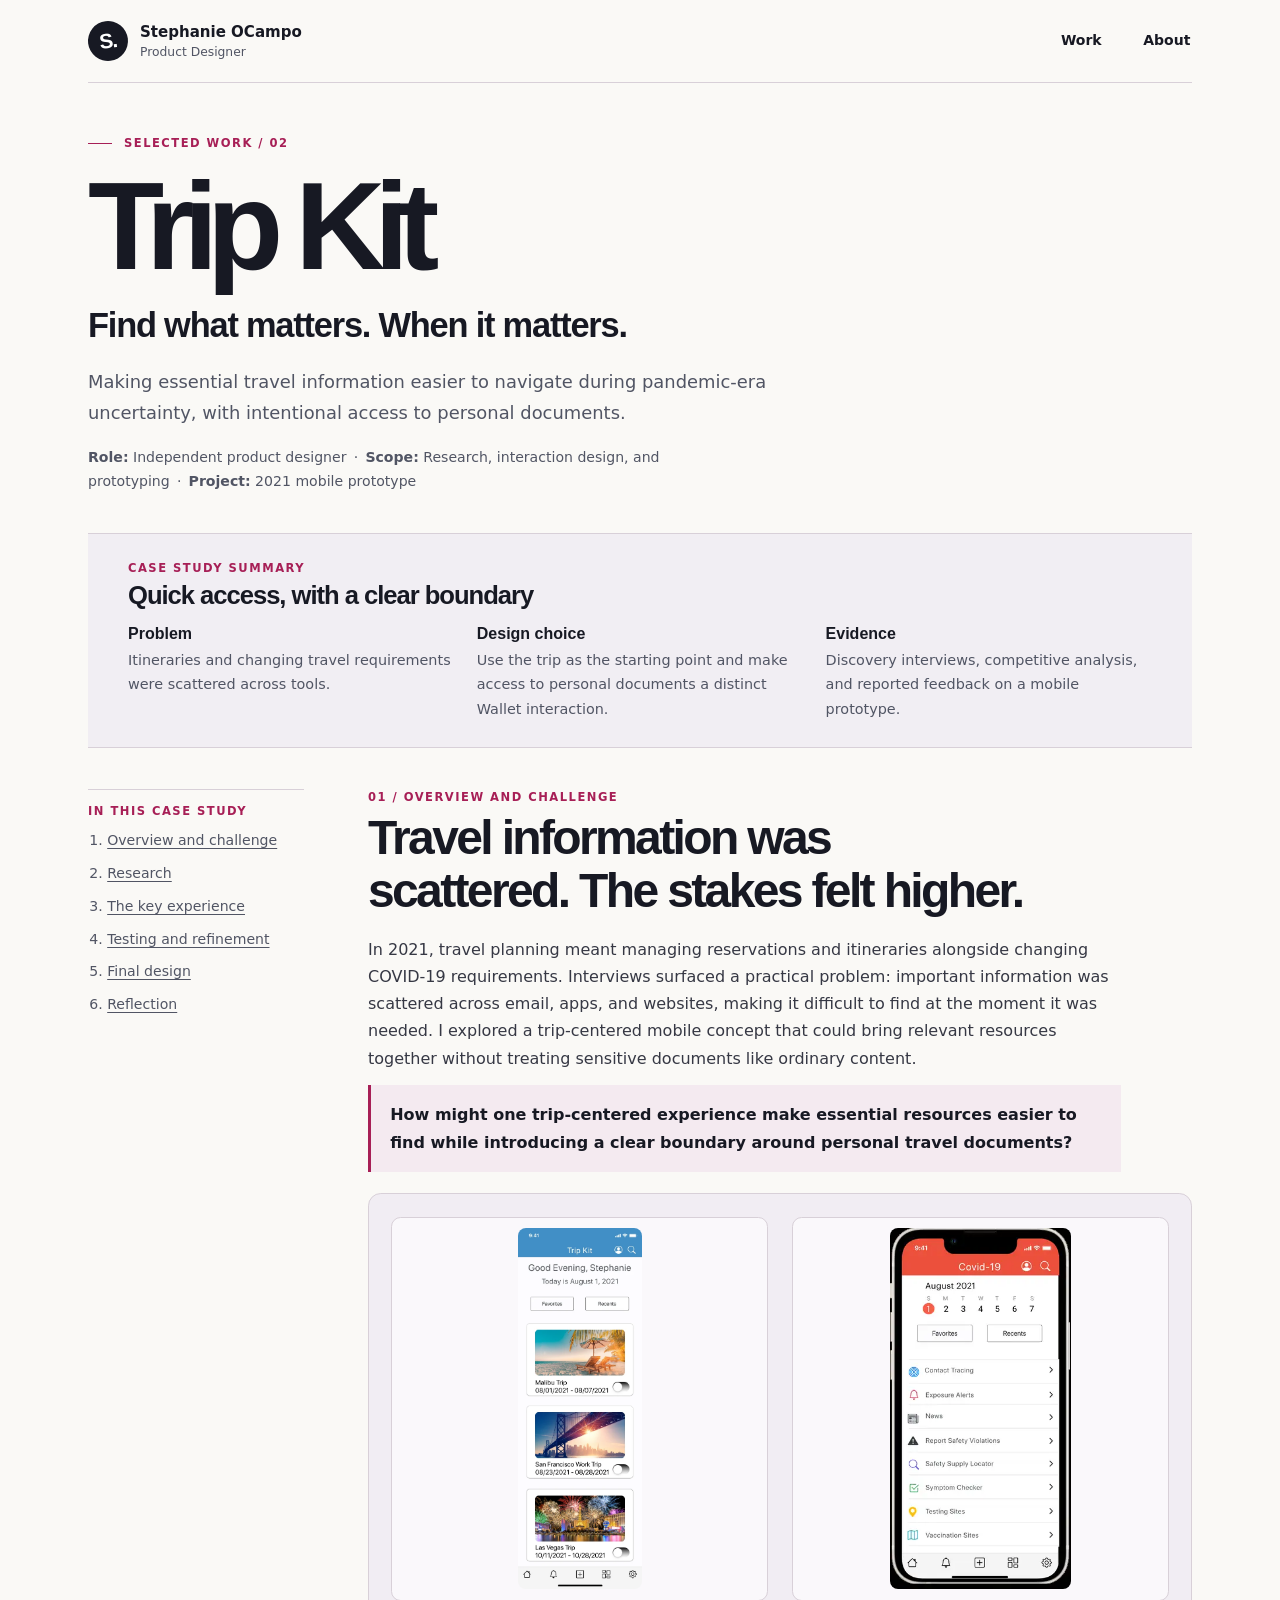
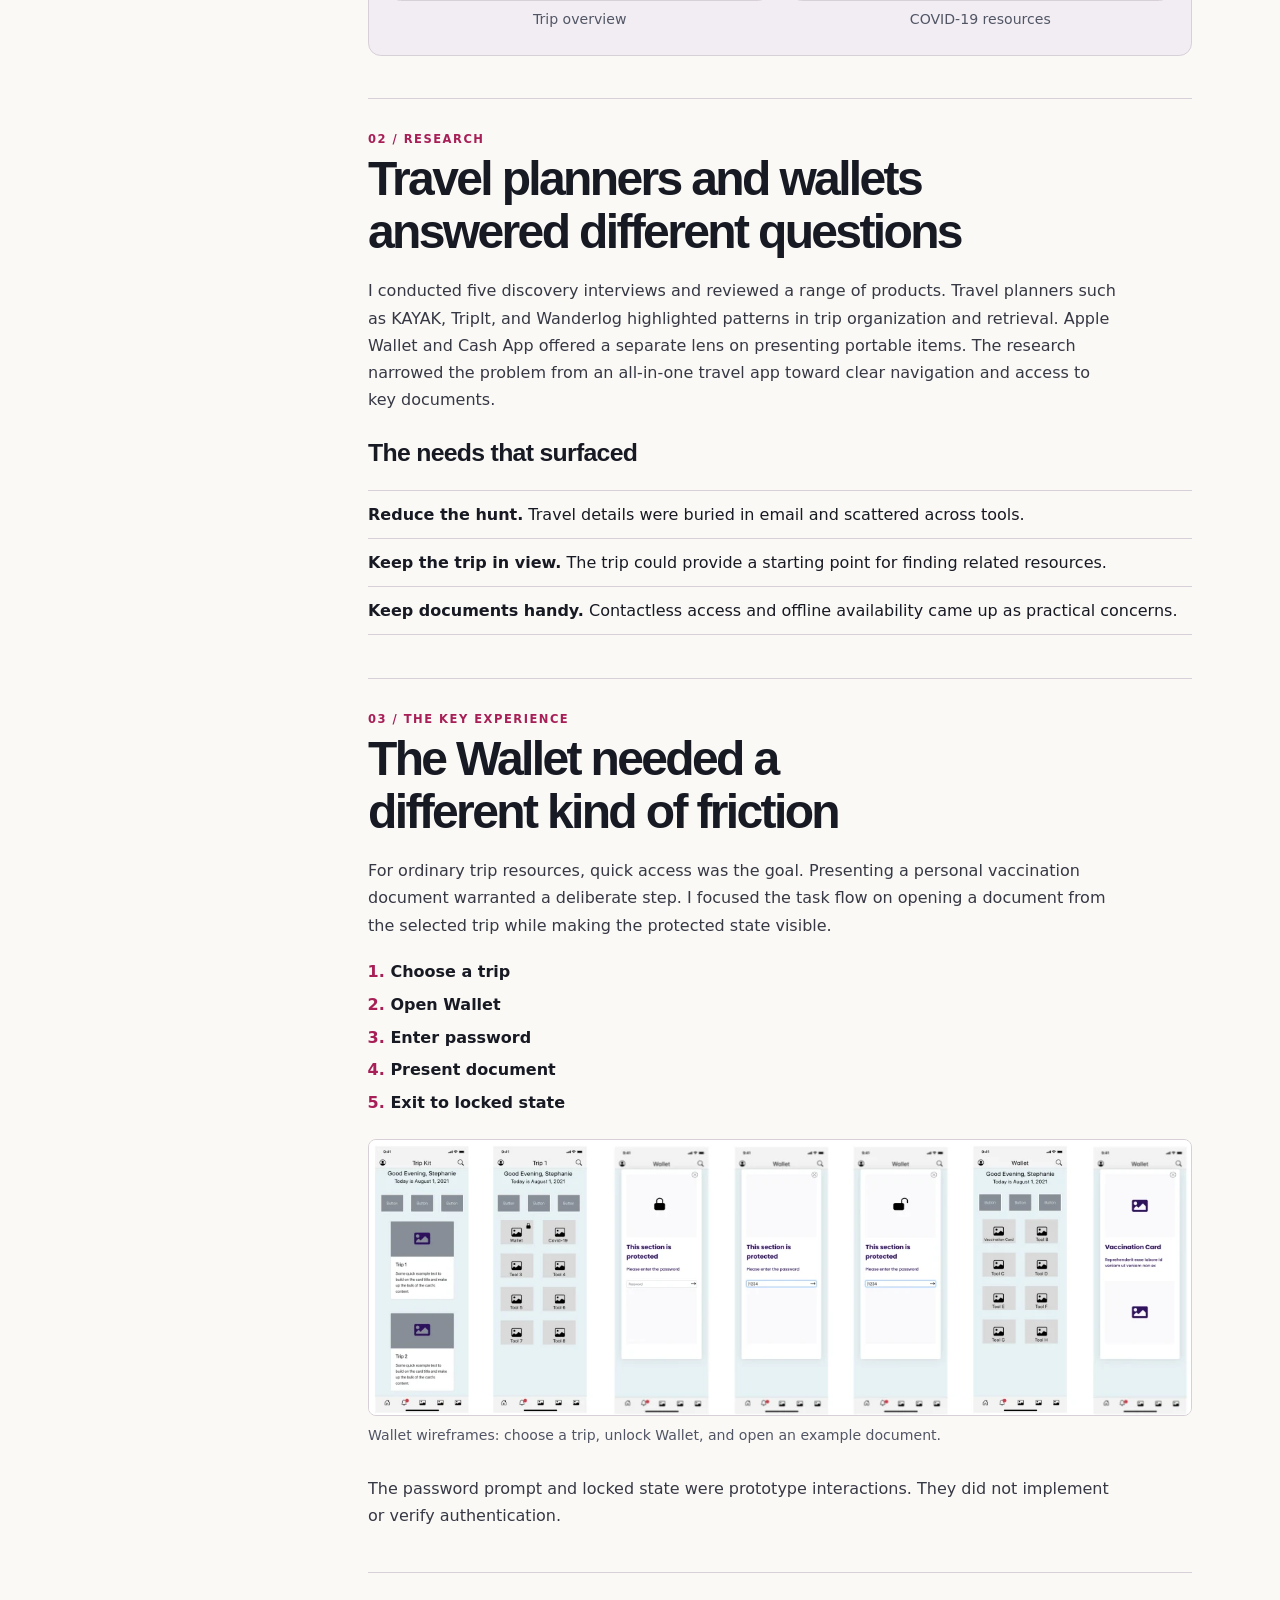
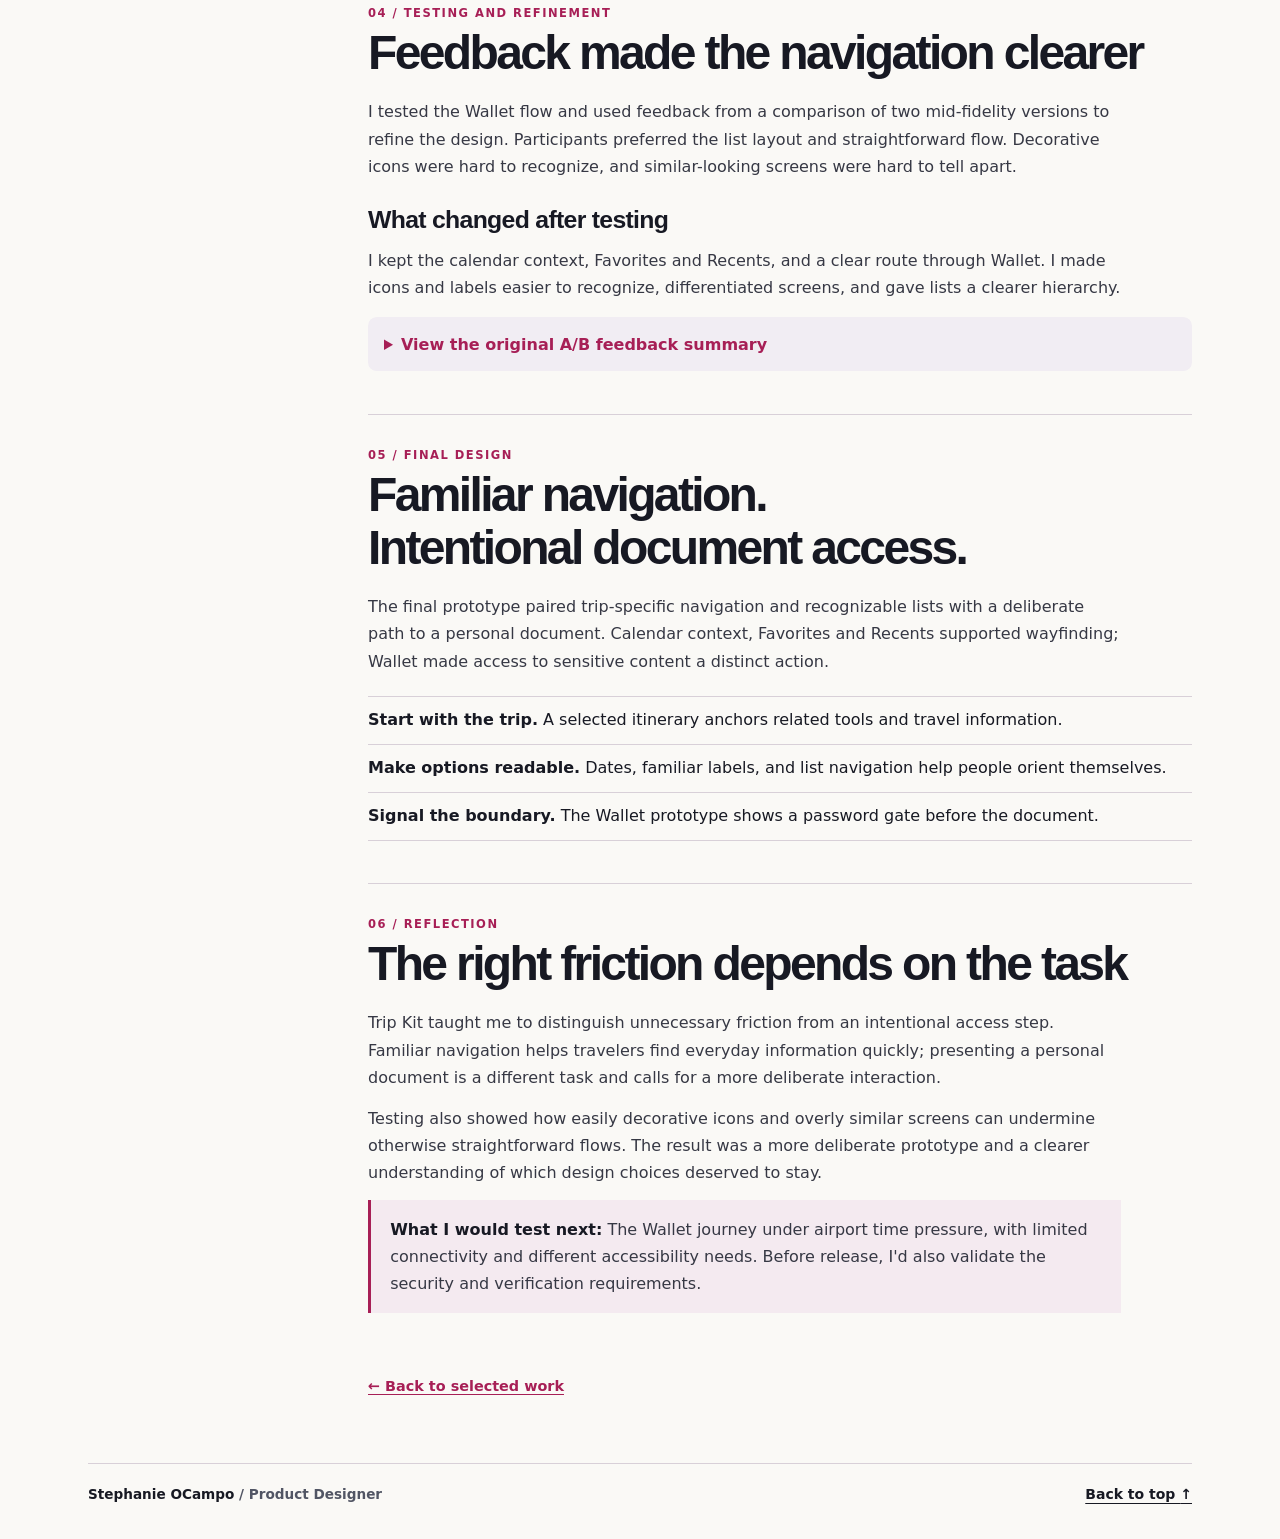
<file: trip-kit/index.html>
<!doctype html>
<html lang="en">
<head>
<meta charset="utf-8"><meta name="viewport" content="width=device-width, initial-scale=1">
<title>Trip Kit Case Study | Stephanie OCampo</title>
<meta name="description" content="Trip Kit, a 2021 product design case study about finding essential travel information and making access to personal documents deliberate.">
<meta name="theme-color" content="#faf9f6"><link rel="icon" href="data:,"><link rel="stylesheet" href="../styles.css">
<link rel="stylesheet" href="trip-kit.css">
</head>
<body class="trip-kit">
<a class="skip" href="#main">Skip to content</a>
<header class="wrap masthead">
<a class="brand" href="../" aria-label="Stephanie OCampo, home"><span class="mark" aria-hidden="true">S.</span><span><strong>Stephanie OCampo</strong><small>Product Designer</small></span></a>
<nav aria-label="Main"><a href="../#work">Work</a><a href="../about/">About</a></nav>
</header>
<main id="main" tabindex="-1">
<div class="wrap casehead">
<p class="kicker signal">Selected work / 02</p>
<h1>Trip Kit</h1>
<p class="subtitle">Find what matters. When it matters.</p>
<p class="lead">Making essential travel information easier to navigate during pandemic-era uncertainty, with intentional access to personal documents.</p>
<p class="trip-meta"><strong>Role:</strong> Independent product designer <span aria-hidden="true">·</span> <strong>Scope:</strong> Research, interaction design, and prototyping <span aria-hidden="true">·</span> <strong>Project:</strong> 2021 mobile prototype</p>
</div>
<section class="wrap primer" aria-labelledby="summary">
<p class="kicker">Case study summary</p>
<h2 id="summary">Quick access, with a clear boundary</h2>
<div class="primer-grid">
<div><h3>Problem</h3><p>Itineraries and changing travel requirements were scattered across tools.</p></div>
<div><h3>Design choice</h3><p>Use the trip as the starting point and make access to personal documents a distinct Wallet interaction.</p></div>
<div><h3>Evidence</h3><p>Discovery interviews, competitive analysis, and reported feedback on a mobile prototype.</p></div>
</div>
</section>
<div class="wrap case-layout">
<nav class="toc" aria-label="Case study sections"><p class="kicker">In this case study</p><ol>
<li><a href="#overview">Overview and challenge</a></li>
<li><a href="#research">Research</a></li>
<li><a href="#wallet">The key experience</a></li>
<li><a href="#testing">Testing and refinement</a></li>
<li><a href="#final-design">Final design</a></li>
<li><a href="#reflection">Reflection</a></li>
</ol></nav>
<article class="story" aria-label="Trip Kit design process">
<section id="overview" aria-labelledby="overview-title">
<p class="kicker">01 / Overview and challenge</p>
<h2 id="overview-title">Travel information was scattered. The stakes felt higher.</h2>
<p>In 2021, travel planning meant managing reservations and itineraries alongside changing COVID-19 requirements. Interviews surfaced a practical problem: important information was scattered across email, apps, and websites, making it difficult to find at the moment it was needed. I explored a trip-centered mobile concept that could bring relevant resources together without treating sensitive documents like ordinary content.</p>
<p class="insight"><strong>How might one trip-centered experience make essential resources easier to find while introducing a clear boundary around personal travel documents?</strong></p>
<div class="trip-phones">
<figure class="study-figure"><a href="trip-overview.webp" aria-label="View the full trip overview concept screen"><img src="trip-overview.webp" width="375" height="1094" alt="Blue-header Trip Kit overview with Favorites, Recents, and dated trip cards for Malibu, San Francisco, and Las Vegas." decoding="async"></a><figcaption>Trip overview</figcaption></figure>
<figure class="study-figure"><a href="covid-resources.webp" aria-label="View the full COVID-19 resources concept screen"><img src="covid-resources.webp" width="310" height="620" alt="Red-header COVID-19 screen with a calendar, Favorites, Recents, and a list of travel health resources." decoding="async"></a><figcaption>COVID-19 resources</figcaption></figure>
</div>
</section>
<section id="research" aria-labelledby="research-title">
<p class="kicker">02 / Research</p>
<h2 id="research-title">Travel planners and wallets answered different questions</h2>
<p>I conducted five discovery interviews and reviewed a range of products. Travel planners such as KAYAK, TripIt, and Wanderlog highlighted patterns in trip organization and retrieval. Apple Wallet and Cash App offered a separate lens on presenting portable items. The research narrowed the problem from an all-in-one travel app toward clear navigation and access to key documents.</p>
<h3>The needs that surfaced</h3>
<ul class="trip-findings">
<li><strong>Reduce the hunt.</strong> Travel details were buried in email and scattered across tools.</li>
<li><strong>Keep the trip in view.</strong> The trip could provide a starting point for finding related resources.</li>
<li><strong>Keep documents handy.</strong> Contactless access and offline availability came up as practical concerns.</li>
</ul>
</section>
<section id="wallet" aria-labelledby="wallet-title">
<p class="kicker">03 / The key experience</p>
<h2 id="wallet-title">The Wallet needed a different kind of friction</h2>
<p>For ordinary trip resources, quick access was the goal. Presenting a personal vaccination document warranted a deliberate step. I focused the task flow on opening a document from the selected trip while making the protected state visible.</p>
<ol class="trip-steps">
<li>Choose a trip</li><li>Open Wallet</li><li>Enter password</li><li>Present document</li><li>Exit to locked state</li>
</ol>
<figure class="study-figure"><a href="wallet-wireframes.webp" aria-label="View the full Wallet wireframes"><img src="wallet-wireframes.webp" width="1190" height="398" alt="Seven wireframes showing the route from trip selection to Wallet, a password prompt, the unlocked Wallet, and a sample vaccination-card screen." loading="lazy" decoding="async"></a><figcaption>Wallet wireframes: choose a trip, unlock Wallet, and open an example document.</figcaption></figure>
<p>The password prompt and locked state were prototype interactions. They did not implement or verify authentication.</p>
</section>
<section id="testing" aria-labelledby="testing-title">
<p class="kicker">04 / Testing and refinement</p>
<h2 id="testing-title">Feedback made the navigation clearer</h2>
<p>I tested the Wallet flow and used feedback from a comparison of two mid-fidelity versions to refine the design. Participants preferred the list layout and straightforward flow. Decorative icons were hard to recognize, and similar-looking screens were hard to tell apart.</p>
<h3>What changed after testing</h3>
<p>I kept the calendar context, Favorites and Recents, and a clear route through Wallet. I made icons and labels easier to recognize, differentiated screens, and gave lists a clearer hierarchy.</p>
<details class="trip-proof"><summary>View the original A/B feedback summary</summary><figure class="study-figure"><a href="testing-notes.webp" aria-label="View the full A/B feedback summary"><img src="testing-notes.webp" width="1448" height="668" alt="A/B feedback notes: participants liked the calendar, list view, straightforward flow, and toggle locks; some icons were distracting and similar pages were difficult to distinguish." loading="lazy" decoding="async"></a><figcaption>Reported preferences from the prototype comparison.</figcaption></figure></details>
</section>
<section id="final-design" aria-labelledby="final-design-title">
<p class="kicker">05 / Final design</p>
<h2 id="final-design-title">Familiar navigation. Intentional document access.</h2>
<p>The final prototype paired trip-specific navigation and recognizable lists with a deliberate path to a personal document. Calendar context, Favorites and Recents supported wayfinding; Wallet made access to sensitive content a distinct action.</p>
<ul class="trip-findings">
<li><strong>Start with the trip.</strong> A selected itinerary anchors related tools and travel information.</li>
<li><strong>Make options readable.</strong> Dates, familiar labels, and list navigation help people orient themselves.</li>
<li><strong>Signal the boundary.</strong> The Wallet prototype shows a password gate before the document.</li>
</ul>
</section>
<section id="reflection" aria-labelledby="reflection-title">
<p class="kicker">06 / Reflection</p>
<h2 id="reflection-title">The right friction depends on the task</h2>
<p>Trip Kit taught me to distinguish unnecessary friction from an intentional access step. Familiar navigation helps travelers find everyday information quickly; presenting a personal document is a different task and calls for a more deliberate interaction.</p>
<p>Testing also showed how easily decorative icons and overly similar screens can undermine otherwise straightforward flows. The result was a more deliberate prototype and a clearer understanding of which design choices deserved to stay.</p>
<p class="insight"><strong>What I would test next:</strong> The Wallet journey under airport time pressure, with limited connectivity and different accessibility needs. Before release, I'd also validate the security and verification requirements.</p>
</section>
<a class="backlink" href="../#work">← Back to selected work</a>
</article>
</div>
</main>
<footer class="wrap sitefoot"><span>Stephanie OCampo <span class="dim">/ Product Designer</span></span><a href="#main">Back to top <span aria-hidden="true">↑</span></a></footer>
</body>
</html>
</file>
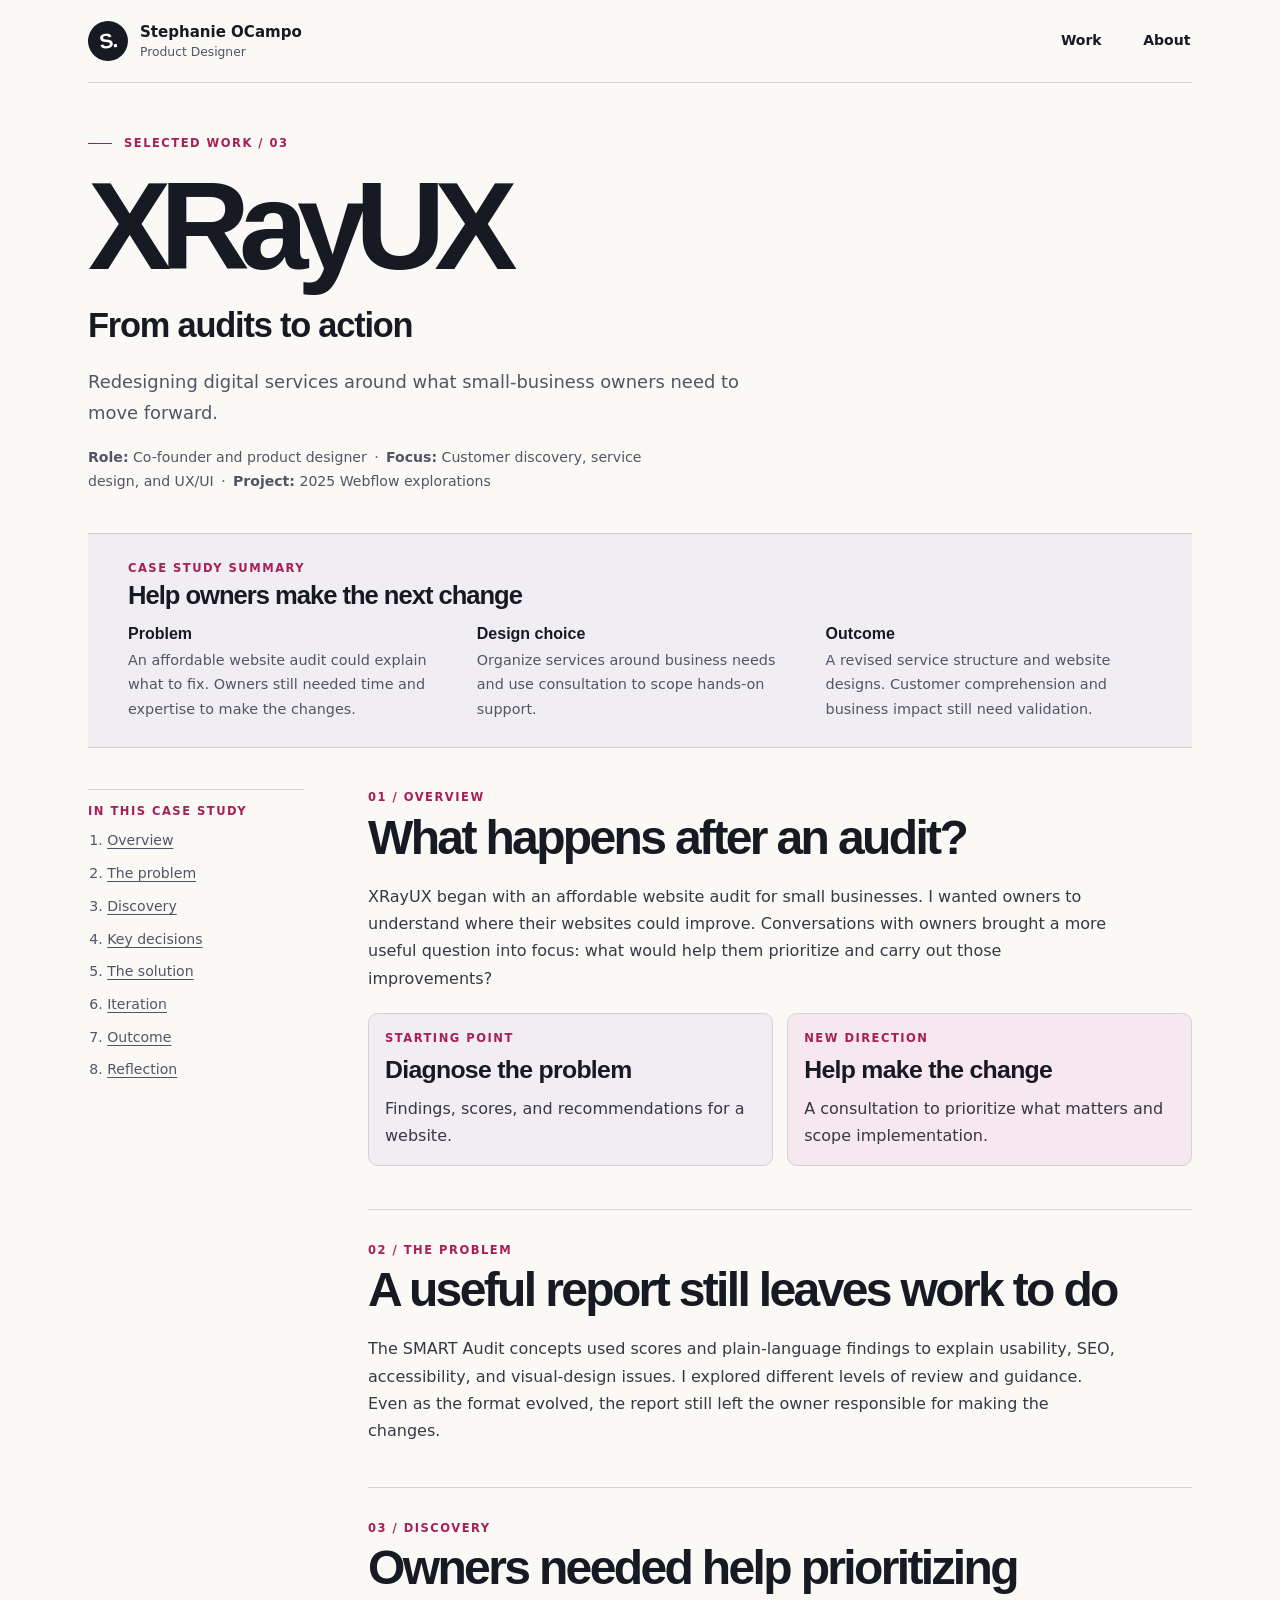
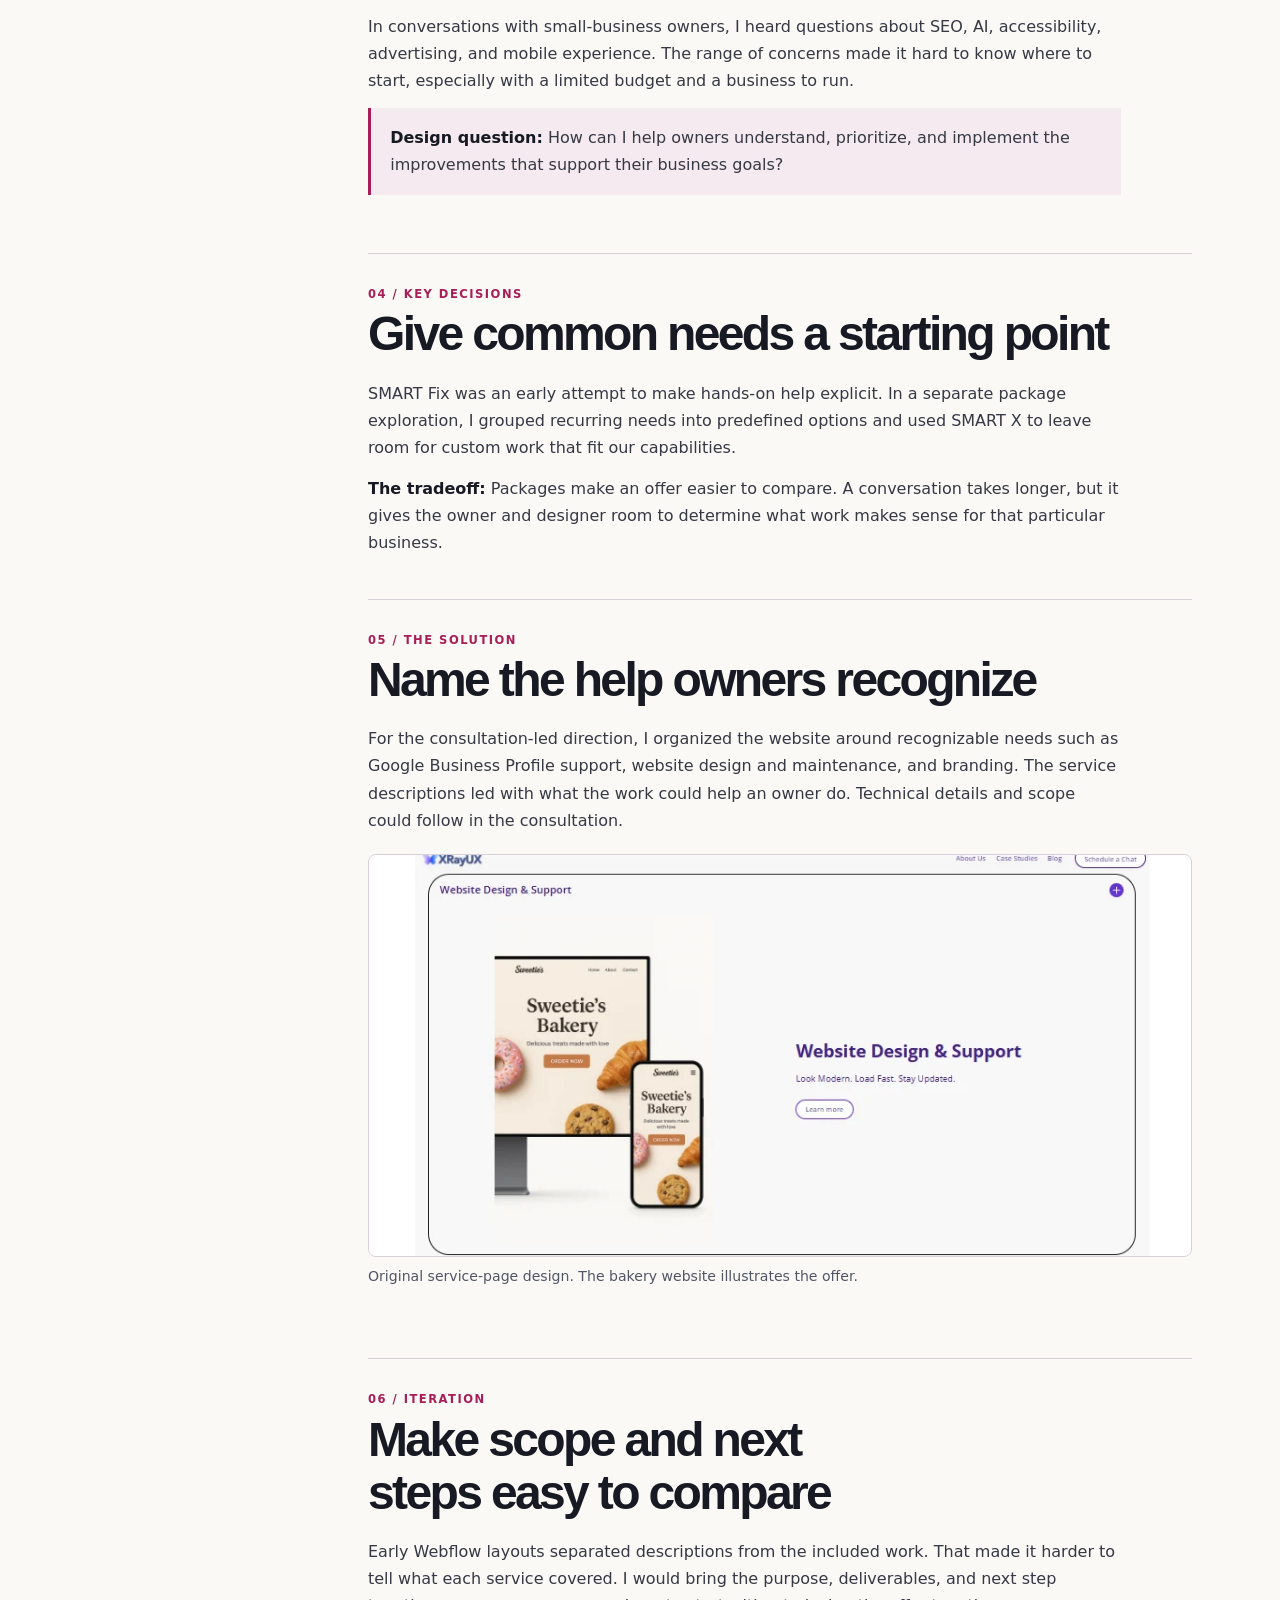
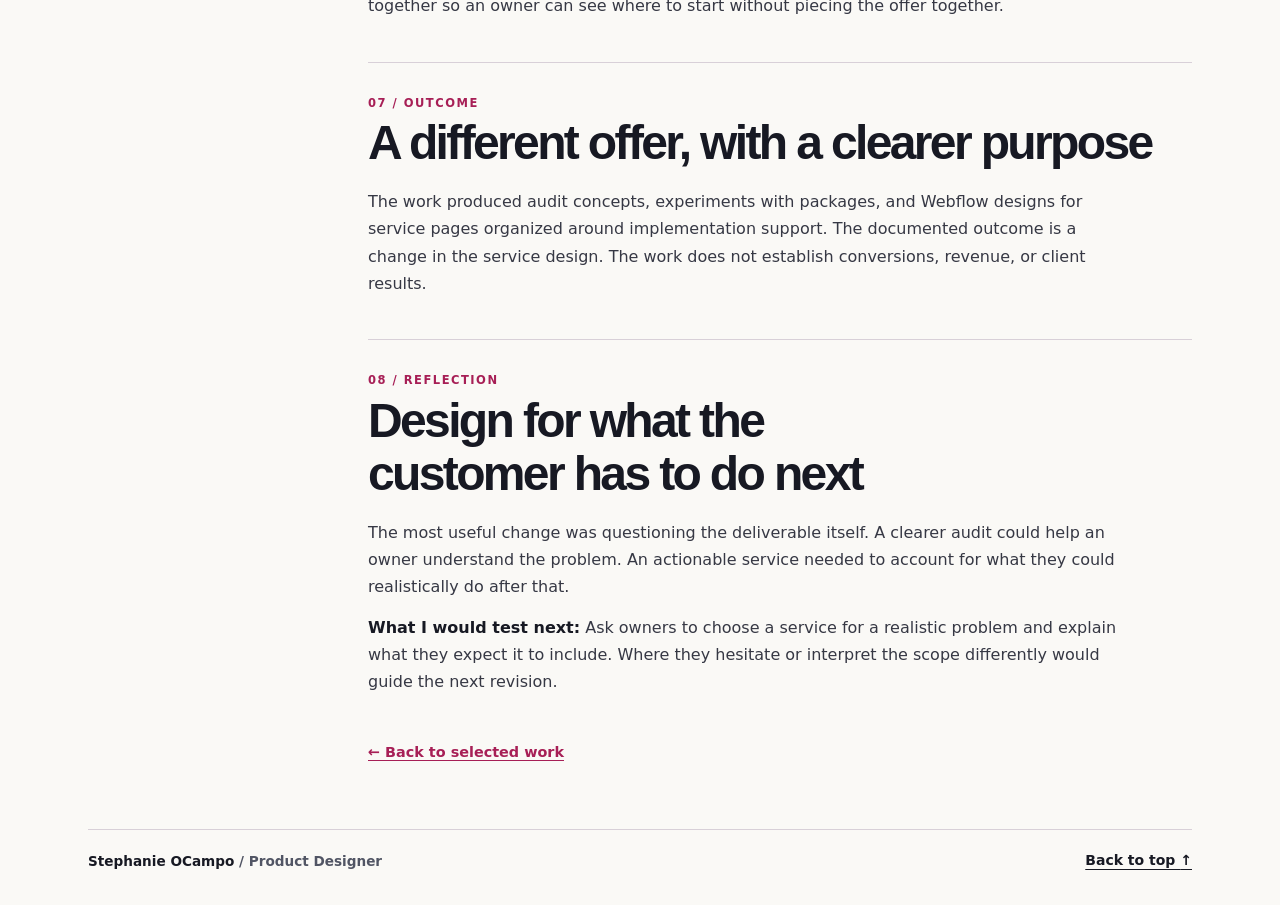
<file: xrayux/index.html>
<!doctype html>
<html lang="en">
<head>
<meta charset="utf-8"><meta name="viewport" content="width=device-width, initial-scale=1">
<title>XRayUX Case Study | Stephanie OCampo</title>
<meta name="description" content="From audits to action: how owner conversations shaped the design of XRayUX’s digital services.">
<meta name="theme-color" content="#faf9f6"><link rel="icon" href="data:,">
<link rel="stylesheet" href="../styles.css"><link rel="stylesheet" href="xrayux.css">
</head>
<body class="xrayux">
<a class="skip" href="#main">Skip to content</a>
<header class="wrap masthead">
<a class="brand" href="../" aria-label="Stephanie OCampo, home"><span class="mark" aria-hidden="true">S.</span><span><strong>Stephanie OCampo</strong><small>Product Designer</small></span></a>
<nav aria-label="Main"><a href="../#work">Work</a><a href="../about/">About</a></nav>
</header>
<main id="main" tabindex="-1">
<div class="wrap casehead">
<p class="kicker signal">Selected work / 03</p>
<h1>XRayUX</h1>
<p class="subtitle">From audits to action</p>
<p class="lead">Redesigning digital services around what small-business owners need to move forward.</p>
<p class="xr-meta"><strong>Role:</strong> Co-founder and product designer <span aria-hidden="true">·</span> <strong>Focus:</strong> Customer discovery, service design, and UX/UI <span aria-hidden="true">·</span> <strong>Project:</strong> 2025 Webflow explorations</p>
</div>
<section class="wrap primer" aria-labelledby="summary">
<p class="kicker">Case study summary</p>
<h2 id="summary">Help owners make the next change</h2>
<div class="primer-grid">
<div><h3>Problem</h3><p>An affordable website audit could explain what to fix. Owners still needed time and expertise to make the changes.</p></div>
<div><h3>Design choice</h3><p>Organize services around business needs and use consultation to scope hands-on support.</p></div>
<div><h3>Outcome</h3><p>A revised service structure and website designs. Customer comprehension and business impact still need validation.</p></div>
</div>
</section>
<div class="wrap case-layout">
<nav class="toc" aria-label="Case study sections"><p class="kicker">In this case study</p><ol>
<li><a href="#overview">Overview</a></li><li><a href="#problem">The problem</a></li><li><a href="#research">Discovery</a></li><li><a href="#decisions">Key decisions</a></li><li><a href="#solution">The solution</a></li><li><a href="#iteration">Iteration</a></li><li><a href="#outcome">Outcome</a></li><li><a href="#reflection">Reflection</a></li>
</ol></nav>
<article class="story" aria-label="XRayUX service design process">
<section id="overview" aria-labelledby="overview-title">
<p class="kicker">01 / Overview</p>
<h2 id="overview-title">What happens after an audit?</h2>
<p>XRayUX began with an affordable website audit for small businesses. I wanted owners to understand where their websites could improve. Conversations with owners brought a more useful question into focus: what would help them prioritize and carry out those improvements?</p>
<div class="xr-shift" aria-label="The change in the service offer">
<div><p class="kicker">Starting point</p><h3>Diagnose the problem</h3><p>Findings, scores, and recommendations for a website.</p></div>
<div><p class="kicker">New direction</p><h3>Help make the change</h3><p>A consultation to prioritize what matters and scope implementation.</p></div>
</div>
</section>
<section id="problem" aria-labelledby="problem-title">
<p class="kicker">02 / The problem</p>
<h2 id="problem-title">A useful report still leaves work to do</h2>
<p>The SMART Audit concepts used scores and plain-language findings to explain usability, SEO, accessibility, and visual-design issues. I explored different levels of review and guidance. Even as the format evolved, the report still left the owner responsible for making the changes.</p>
</section>
<section id="research" aria-labelledby="research-title">
<p class="kicker">03 / Discovery</p>
<h2 id="research-title">Owners needed help prioritizing</h2>
<p>In conversations with small-business owners, I heard questions about SEO, AI, accessibility, advertising, and mobile experience. The range of concerns made it hard to know where to start, especially with a limited budget and a business to run.</p>
<p class="insight"><strong>Design question:</strong> How can I help owners understand, prioritize, and implement the improvements that support their business goals?</p>
</section>
<section id="decisions" aria-labelledby="decisions-title">
<p class="kicker">04 / Key decisions</p>
<h2 id="decisions-title">Give common needs a starting point</h2>
<p>SMART Fix was an early attempt to make hands-on help explicit. In a separate package exploration, I grouped recurring needs into predefined options and used SMART X to leave room for custom work that fit our capabilities.</p>
<p><strong>The tradeoff:</strong> Packages make an offer easier to compare. A conversation takes longer, but it gives the owner and designer room to determine what work makes sense for that particular business.</p>
</section>
<section id="solution" aria-labelledby="solution-title">
<p class="kicker">05 / The solution</p>
<h2 id="solution-title">Name the help owners recognize</h2>
<p>For the consultation-led direction, I organized the website around recognizable needs such as Google Business Profile support, website design and maintenance, and branding. The service descriptions led with what the work could help an owner do. Technical details and scope could follow in the consultation.</p>
<figure class="study-figure"><a href="website-support.webp" aria-label="View the full XRayUX Website Design and Support service design"><img src="website-support.webp" width="877" height="428" alt="XRayUX Website Design and Support service page showing an illustrative bakery website on desktop and mobile, alongside a plain-language service description." loading="lazy" decoding="async"></a><figcaption>Original service-page design. The bakery website illustrates the offer.</figcaption></figure>
</section>
<section id="iteration" aria-labelledby="iteration-title">
<p class="kicker">06 / Iteration</p>
<h2 id="iteration-title">Make scope and next steps easy to compare</h2>
<p>Early Webflow layouts separated descriptions from the included work. That made it harder to tell what each service covered. I would bring the purpose, deliverables, and next step together so an owner can see where to start without piecing the offer together.</p>
</section>
<section id="outcome" aria-labelledby="outcome-title">
<p class="kicker">07 / Outcome</p>
<h2 id="outcome-title">A different offer, with a clearer purpose</h2>
<p>The work produced audit concepts, experiments with packages, and Webflow designs for service pages organized around implementation support. The documented outcome is a change in the service design. The work does not establish conversions, revenue, or client results.</p>
</section>
<section id="reflection" aria-labelledby="reflection-title">
<p class="kicker">08 / Reflection</p>
<h2 id="reflection-title">Design for what the customer has to do next</h2>
<p>The most useful change was questioning the deliverable itself. A clearer audit could help an owner understand the problem. An actionable service needed to account for what they could realistically do after that.</p>
<p><strong>What I would test next:</strong> Ask owners to choose a service for a realistic problem and explain what they expect it to include. Where they hesitate or interpret the scope differently would guide the next revision.</p>
</section>
<a class="backlink" href="../#work">← Back to selected work</a>
</article>
</div>
</main>
<footer class="wrap sitefoot"><span>Stephanie OCampo <span class="dim">/ Product Designer</span></span><a href="#main">Back to top <span aria-hidden="true">↑</span></a></footer>
</body>
</html>
</file>
<file: styles.css>
:root{--paper:#faf9f6;--ink:#171923;--muted:#515564;--pink:#a71f56;--blush:#f7e7ee;--lavender:#ece9f7;--stroke:#d8d0d8;--display:"Sora",Arial,sans-serif;--body:"Inter",system-ui,sans-serif}
*{box-sizing:border-box}html{scroll-padding-top:1rem}body{margin:0;background:var(--paper);color:var(--ink);font:1rem/1.7 var(--body)}img{display:block;width:100%;height:auto}a{color:inherit}h1,h2,h3,p,figure,blockquote{margin:0}h1,h2,h3{font-family:var(--display);line-height:1.1}p{max-width:74ch}a:focus-visible{outline:3px solid var(--pink);outline-offset:4px}a:hover{text-decoration-color:var(--pink)}.wrap{width:min(69rem,calc(100% - 3rem));margin-inline:auto}.skip{position:absolute;z-index:5;top:.75rem;left:.75rem;padding:.5rem .9rem;background:white;transform:translateY(-160%)}.skip:focus{transform:none}
.masthead{min-height:5.2rem;border-bottom:1px solid var(--stroke);display:flex;justify-content:space-between;align-items:center;gap:1rem}.brand{display:flex;align-items:center;gap:.75rem;text-decoration:none;line-height:1.22}.brand strong{font-size:.94rem}.brand small{display:block;color:var(--muted);font-size:.77rem;margin-top:.2rem}.mark{display:grid;place-items:center;transform:rotate(-7deg);background:var(--ink);color:white;width:2.5rem;height:2.5rem;border-radius:50%;font:700 1.3rem/1 var(--display);letter-spacing:-.06em}.masthead nav{display:flex;gap:clamp(.5rem,3vw,2.4rem);align-items:center}.masthead nav a,.sitefoot a{font-size:.875rem;font-weight:700;text-underline-offset:.25em}.masthead nav a{display:inline-flex;align-items:center;min-height:2.75rem;padding-inline:.1rem;text-decoration:none}.masthead nav a:hover{text-decoration:underline}.kicker{color:var(--pink);font-weight:800;font-size:.72rem;line-height:1.5;letter-spacing:.13em;text-transform:uppercase}.signal{display:flex;align-items:center;gap:.75rem}.signal::before{content:"";background:currentColor;width:1.5rem;height:1px}.hero{display:grid;grid-template-columns:minmax(0,1.6fr) minmax(0,.87fr);gap:clamp(2rem,6vw,6.5rem);align-items:center;padding-block:clamp(3.8rem,10vw,7.6rem)}.hero h1{font-size:clamp(3.15rem,6.4vw,6.05rem);letter-spacing:-.085em;margin:.9rem 0 1.5rem;text-wrap:balance}.hero h1 em,.pullquote em{color:var(--pink);font-style:normal}.under{background:linear-gradient(transparent 83%,#efb4ce 83%,#efb4ce 93%,transparent 93%);box-decoration-break:clone;-webkit-box-decoration-break:clone}.lead{font-size:clamp(1rem,1.55vw,1.12rem);color:var(--muted);max-width:49ch}.lead strong{color:var(--ink)}.button{display:inline-flex;align-items:center;gap:1.4rem;min-height:3rem;padding:.65rem 1rem;margin-top:1.6rem;background:var(--ink);color:#fff;text-decoration:none;border-radius:.5rem;font-weight:700;font-size:.89rem}.button:hover{background:#353143}.pullquote{background:linear-gradient(144deg,var(--blush),var(--lavender));padding:clamp(1.5rem,3.6vw,3rem);border-radius:1.15rem;border:1px solid #e6d7e3;outline:1px solid #d8c5d5;outline-offset:-.7rem}.quotemark{display:block;color:var(--pink);font:5rem/.7 Georgia,serif;margin-bottom:.3rem}.pullquote blockquote{font:600 clamp(1.55rem,2.65vw,2.25rem)/1.24 var(--display);letter-spacing:-.055em;max-width:14ch}.pullquote .kicker{margin-top:1.3rem}.work{background:#f1eef3;border-block:1px solid var(--stroke);padding-block:clamp(3.4rem,7vw,5.8rem)}.rule{display:flex;gap:.7rem;align-items:center}.rule::after{content:"";height:1px;background:var(--stroke);flex:1}.work-grid{display:grid;grid-template-columns:1fr 1fr;align-items:center;gap:1.5rem 4rem;margin-top:1.9rem}.work h2{font-size:clamp(3.3rem,8vw,6.1rem);letter-spacing:-.09em}.work h2 span{color:var(--pink)}.work h2 + p{margin-top:.55rem}.feature{font-size:1.08rem}.textlink{display:inline-flex;align-items:center;gap:.65rem;min-height:2.75rem;color:var(--pink);font-weight:750;text-underline-offset:.23em;margin-top:.65rem}.approach{display:grid;grid-template-columns:1fr 1.25fr;gap:1.4rem 4rem;padding-block:clamp(3.4rem,7vw,5.5rem)}.approach h2{font-size:clamp(2rem,4vw,3.4rem);letter-spacing:-.06em;margin-top:.85rem}.approach>p{color:var(--muted)}.approach strong{color:var(--ink)}.sitefoot{border-top:1px solid var(--stroke);padding-block:1.2rem 2rem;display:flex;justify-content:space-between;align-items:center;gap:1rem;font-size:.85rem;font-weight:600}.dim{color:var(--muted)}
.casehead{padding-block:3.25rem 2.5rem}.casehead h1{font-size:clamp(3.8rem,10vw,7.8rem);letter-spacing:-.09em;margin:.3rem 0 .6rem}.casehead .subtitle{font:600 clamp(1.3rem,3vw,2.15rem)/1.25 var(--display);letter-spacing:-.035em}.casehead .lead{margin-top:1.25rem;max-width:60ch}.primer{padding:1.6rem clamp(1.1rem,4vw,2.5rem);background:#f1eef3;border-block:1px solid var(--stroke)}.primer h2{margin:.25rem 0 1rem;font-size:1.6rem;letter-spacing:-.04em}.primer-grid{display:grid;grid-template-columns:repeat(3,minmax(0,1fr));gap:.9rem 1.4rem}.primer-grid h3{font-size:1rem;margin-bottom:.3rem}.primer-grid p{font-size:.9rem;color:var(--muted)}.case-layout{display:grid;grid-template-columns:13.5rem minmax(0,1fr);gap:clamp(2rem,5vw,4rem);align-items:start;padding-block:2.6rem 4rem}.toc{position:sticky;top:1rem;border-top:1px solid var(--stroke);padding-top:.8rem}.toc ol{padding-left:1.2rem;margin:.55rem 0 0;color:var(--muted);font-size:.88rem}.toc li{margin:.55rem 0}.toc a{text-underline-offset:.2em}.story section{padding-bottom:2.65rem}.story section+section{border-top:1px solid var(--stroke);padding-top:2rem}.story h2{font-size:clamp(1.8rem,4.5vw,3rem);letter-spacing:-.055em;margin:.32rem 0 1.15rem;text-wrap:balance}.story h3{font-size:clamp(1.14rem,2.1vw,1.55rem);letter-spacing:-.028em;margin:1.5rem 0 .65rem;line-height:1.3}.story p+p{margin-top:.85rem}.story p:not(.kicker){color:#363844}.story p strong{color:var(--ink)}.story blockquote,.insight{border-left:3px solid var(--pink);background:#f4eaf0;padding:1rem 1.2rem;margin:1rem 0;color:var(--ink)}.story ul{padding-left:1.3rem}.story a{text-underline-offset:.22em}.study-figure{margin:1.25rem 0 1.7rem}.study-figure img{border:1px solid var(--stroke);border-radius:.5rem;background:white}.study-figure figcaption{color:var(--muted);margin-top:.48rem;font-size:.88rem}.backlink{color:var(--pink);font-weight:700;text-underline-offset:.2em;font-size:.9rem}
@media (max-width:760px){.hero,.work-grid,.approach,.case-layout{grid-template-columns:1fr}.hero{gap:1.9rem}.hero h1{text-wrap:initial;max-width:13ch}.pullquote{max-width:27rem}.pullquote blockquote{max-width:18ch}.case-layout{gap:2rem;padding-top:1.9rem}.toc{position:static}.toc ol{display:grid;grid-template-columns:1fr 1fr;column-gap:1.5rem}.work-grid{gap:1.1rem}.approach{gap:1rem}}
@media (max-width:430px){.wrap{width:calc(100% - 2rem)}.hero h1{font-size:clamp(2.6rem,11.1vw,3.2rem)}.masthead{gap:.45rem}.brand{gap:.42rem}.brand strong{font-size:.8rem}.mark{width:1.8rem;height:1.8rem;font-size:1rem}.masthead nav a{font-size:.78rem}.primer-grid{grid-template-columns:1fr}.sitefoot{align-items:flex-start}.sitefoot .dim{display:block}}
@media print{.masthead,.sitefoot,.skip,.toc,.button{display:none}.case-layout{display:block}.story section{break-inside:auto}.study-figure{break-inside:avoid}.wrap{width:100%}}

.portfolio-next{border-top:1px solid var(--stroke);padding-top:clamp(1.6rem,4vw,2.4rem);margin-top:clamp(1.6rem,4vw,2.4rem)}
</file>
<file: home.css>
.project-heading{font:700 clamp(2.1rem,4.8vw,4.35rem)/1.08 var(--display);letter-spacing:-.065em;margin:1.1rem 0 1.65rem}
.project-grid{display:grid;grid-template-columns:repeat(3,minmax(0,1fr));gap:clamp(.8rem,2vw,1.35rem)}
.project{--project-ink:#56358d;--project-soft:#e5dcf5;--art-canvas:#f7f2ff;min-width:0}
.project--trip-kit{--project-ink:#17556b;--project-soft:#dceef2;--art-canvas:#f2fafb}
.project--xrayux{--project-ink:#812753;--project-soft:#f3dded;--art-canvas:#fdf2f9}
.project-link{display:flex;flex-direction:column;height:100%;border:1px solid var(--stroke);border-radius:.92rem;background:var(--paper);text-decoration:none;color:var(--ink);transition:transform 200ms ease,border-color 200ms ease,box-shadow 200ms ease,background-color 200ms ease}
.project-art{display:grid;place-items:center;min-height:8.6rem;aspect-ratio:2.4;overflow:hidden;color:var(--project-ink);background:linear-gradient(145deg,var(--art-canvas),var(--project-soft));border-radius:.88rem .88rem 0 0;border-bottom:1px solid var(--stroke)}
.project-art svg{width:min(86%,15rem);height:auto;transform-origin:center;transition:transform 240ms cubic-bezier(.2,.75,.25,1)}
.card-art-detail{transform-box:fill-box;transform-origin:center;transition:transform 240ms cubic-bezier(.2,.75,.25,1)}
.project-copy{display:flex;flex-direction:column;flex:1;padding:clamp(.95rem,2vw,1.4rem);gap:.5rem}
.project-copy .kicker{color:var(--project-ink)}
.project-copy h3{font-size:clamp(1.65rem,2.9vw,2.55rem);letter-spacing:-.058em}
.project-pitch{font-weight:750;line-height:1.4}
.project-description{font-size:.91rem;line-height:1.57;color:var(--muted);margin-bottom:.45rem}
.project-cta{display:flex;align-items:center;justify-content:space-between;margin-top:auto;padding-top:.55rem;color:var(--project-ink);font-size:.88rem;font-weight:800}
.project-cta span{display:grid;place-items:center;width:2rem;height:2rem;font-size:1rem;border-radius:50%;background:var(--project-soft);transition:transform 200ms ease,color 200ms ease,background-color 200ms ease}
.project-link[data-selected="true"]{border-color:var(--project-ink);box-shadow:inset 0 0 0 1px var(--project-ink)}
.project-link:focus-visible{border-color:var(--project-ink);outline:3px solid var(--project-ink);outline-offset:4px;box-shadow:0 .55rem 1.4rem #18101b12}
.project-link:focus-visible .project-art svg,.project-link[data-selected="true"] .project-art svg{transform:scale(1.06)}
.project-link:focus-visible .project-cta span,.project-link[data-selected="true"] .project-cta span{color:white;background:var(--project-ink)}
@media(hover:hover){.project-link:hover{transform:translateY(-5px);border-color:var(--project-ink);box-shadow:0 .85rem 1.8rem #18101b1c}.project-link:hover .project-art svg{transform:scale(1.08)}.project-link:hover .card-art-detail{transform:translateY(-3px)}.project-link:hover .project-cta span{transform:translate(2px,-2px);color:white;background:var(--project-ink)}}
.project .project-link:active{transform:translateY(1px) scale(.99);border-color:var(--project-ink);box-shadow:inset 0 0 0 1px var(--project-ink);background:var(--art-canvas)}
.project-link:active .project-cta span{color:white;background:var(--project-ink)}
@media(max-width:760px){.project-grid{grid-template-columns:1fr}.project-link{display:grid;grid-template-columns:minmax(8rem,.8fr) minmax(0,1.45fr)}.project-art{aspect-ratio:auto;border-radius:.88rem 0 0 .88rem;border-bottom:0;border-right:1px solid var(--stroke)}}
@media(max-width:440px){.project-link{display:flex}.project-art{aspect-ratio:2.7;border-radius:.88rem .88rem 0 0;border-right:0;border-bottom:1px solid var(--stroke)}}
@media(prefers-reduced-motion:reduce){.project-link,.project-link *, .project-link:hover,.project-link:active{transition:none!important;transform:none!important}}
@media(forced-colors:active){.project-link[data-selected="true"]{outline:2px solid Highlight;outline-offset:-3px}}
</file>
<file: hero-portrait.css>
.editorial-hero{grid-template-columns:minmax(0,1.37fr) minmax(0,1fr);gap:clamp(2rem,6vw,5.1rem);padding-block:clamp(3.7rem,8.4vw,7rem)}
.editorial-hero h1{font-size:clamp(3.05rem,6.15vw,5.55rem);text-wrap:balance}.hero-description{max-width:53ch;color:var(--muted);font-size:clamp(1rem,1.3vw,1.08rem);line-height:1.68}.hero-description p+p{margin-top:.8rem}.editorial-hero .button{margin-top:1.55rem}
.hero-aside{min-width:0;display:grid;justify-items:center;gap:1.5rem;align-self:center;padding-block:.65rem}.portrait-unit{width:min(100%,22.5rem);position:relative;isolation:isolate}.portrait-unit::before{content:"";position:absolute;inset:-.7rem .65rem .35rem -.72rem;border:1px solid #caaec5;border-radius:47% 49% 19% 44%;transform:rotate(-4deg);z-index:-1}
.portrait-frame{display:grid;place-items:center;aspect-ratio:1/.94;overflow:hidden;border:1px solid #e1c9d7;background:linear-gradient(152deg,#f6e6ed,#eeebf7 72%);border-radius:47% 49% 19% 44%}.portrait-frame{position:relative}.portrait-frame img{position:absolute;inset:0;height:100%;width:100%;object-fit:cover;object-position:center 13%}.portrait-placeholder{display:flex;flex-direction:column;align-items:center;gap:.55rem;color:#6d405d;font-size:.71rem;font-weight:760;letter-spacing:.13em;text-transform:uppercase}.portrait-glyph{font:3.5rem/1 Georgia,serif;color:#a71f56;font-weight:400}.hero-philosophy{text-align:center;color:var(--ink);font:600 clamp(1.1rem,2vw,1.55rem)/1.35 var(--display);letter-spacing:-.035em}.hero-philosophy em{color:var(--pink);font-style:normal}
.contact-preview{padding-block:2.7rem 3.25rem}.contact-preview h2{font:700 clamp(1.75rem,4vw,2.65rem)/1.15 var(--display);letter-spacing:-.055em;margin:.75rem 0 .55rem}.contact-preview>p:not(.kicker){color:var(--muted)}.preview-banner{max-width:none;background:#332333;color:#fff;text-align:center;font-size:.75rem;line-height:1.35;letter-spacing:.065em;padding:.6rem .9rem}
@media(max-width:900px){.editorial-hero{grid-template-columns:minmax(0,1.35fr) minmax(0,.85fr);gap:2rem}}
@media(max-width:760px){.editorial-hero{grid-template-columns:minmax(0,1fr);gap:1.9rem}.editorial-hero h1{text-wrap:initial;max-width:13ch}.hero-aside{justify-self:center;gap:1rem;width:min(100%,22.5rem);padding-inline:.45rem}.portrait-unit{width:min(100%,16.5rem)}}
@media(max-width:430px){.editorial-hero h1{font-size:clamp(2.6rem,11.1vw,3.2rem)}.masthead nav{gap:.55rem}.masthead nav a{font-size:.75rem}.masthead .brand strong{font-size:.76rem}.masthead .brand small{font-size:.71rem}.portrait-unit{width:min(100%,13.5rem)}}

.portrait-about-link{display:grid;justify-items:center;text-decoration:none;gap:.2rem}
.portrait-about-link .portrait-frame{width:100%}
.portrait-about-link:focus-visible{border-radius:1.25rem}
.portrait-about-label{display:inline-flex;align-items:center;gap:.35rem;min-height:2.75rem;color:var(--pink);font-weight:700;font-size:.88rem;text-underline-offset:.23em}
.portrait-about-link:is(:hover,:focus-visible) .portrait-about-label{text-decoration:underline}
.portrait-about-link:is(:hover,:focus-visible) .portrait-frame{border-color:var(--pink)}

.hero-philosophy{text-wrap:balance}

.editorial-hero{grid-template-areas:"heading portrait" "intro portrait";row-gap:0}
.hero-heading{grid-area:heading;align-self:end}
.hero-intro{grid-area:intro;align-self:start}
.hero-aside{grid-area:portrait}
@media(max-width:760px){
  .editorial-hero{grid-template-areas:"heading" "portrait" "intro";row-gap:1.7rem;padding-block:clamp(2.2rem,8vw,3.7rem) clamp(2.7rem,9vw,4rem)}
  .editorial-hero h1{margin:0;max-width:14ch;text-wrap:balance}
  .hero-aside{padding-block:.45rem .2rem}
  .hero-philosophy{max-width:29ch}
}

@media(min-width:761px){.editorial-hero{padding-block:clamp(2.75rem,5.2vw,4.65rem) clamp(3rem,6.2vw,5.3rem)}.editorial-hero h1{margin-top:0}}
@media(min-width:761px){
  .editorial-hero{
    padding-block:clamp(2rem,3.2vw,2.875rem) clamp(2.5rem,4.3vw,3.5rem);
    column-gap:clamp(1.75rem,4vw,3.5rem)
  }
  .editorial-hero h1{font-size:clamp(2.7rem,4.7vw,4.25rem);line-height:1.05;margin-bottom:1.125rem}
  .editorial-hero .button{margin-top:1.25rem}
  .hero-aside{gap:.9rem}
  .portrait-unit{width:min(100%,19rem)}
  .hero-philosophy{max-width:29ch;font-size:clamp(1.1rem,1.7vw,1.375rem)}
}

/* Match the selected-work cards without changing the portrait crop or click target. */
.portrait-about-link:focus-visible .portrait-frame{border-color:var(--pink);box-shadow:0 .85rem 1.8rem #18101b1c}
@media(hover:hover) and (pointer:fine){
  .portrait-about-link:hover .portrait-frame{border-color:var(--pink);box-shadow:0 .85rem 1.8rem #18101b1c}
}
@media(hover:hover) and (pointer:fine) and (prefers-reduced-motion:no-preference){
  .portrait-about-link .portrait-frame{transition:transform 200ms ease,border-color 200ms ease,box-shadow 200ms ease}
  .portrait-about-link .portrait-frame img{transition:transform 200ms ease}
  .portrait-about-link:hover .portrait-frame{transform:translateY(-5px)}
  .portrait-about-link:hover .portrait-frame img{transform:scale(1.045)}
}

/* Directional cues stay inside the original link targets. */
.hero-direction-arrow{display:block;flex:none;transform-origin:center}
.portrait-about-link:focus-visible .hero-direction-arrow{transform:translateY(-2px) rotate(-90deg)}
.hero-work-link:focus-visible .hero-direction-arrow{transform:translateY(2px) rotate(90deg)}
@media(hover:hover) and (pointer:fine){
  .portrait-about-link:hover .hero-direction-arrow{transform:translateY(-2px) rotate(-90deg)}
  .hero-work-link:hover .hero-direction-arrow{transform:translateY(2px) rotate(90deg)}
}
@media(prefers-reduced-motion:no-preference){
  .hero-direction-arrow{transition:transform 280ms cubic-bezier(.25,.85,.32,1.32)}
}
</file>
<file: project-covers.css>
.project-art.cover{position:relative;display:block;aspect-ratio:1.78;min-height:9.5rem;isolation:isolate}
.cover--startzie{background:radial-gradient(ellipse at 70% 15%,#efe7fc 0,transparent 53%),linear-gradient(137deg,#dcd0ef,#bca7d8)}
.cover--trip{background:radial-gradient(ellipse at 67% 10%,#f2fafb 0,transparent 52%),linear-gradient(145deg,#caddf0,#9dc9d2)}
.cover--xrayux{background:radial-gradient(ellipse at 75% 0%,#fff4f2 0,transparent 61%),linear-gradient(150deg,#ead0e0,#d4a8c6)}
.cover-chrome,.cover-handset{position:absolute;box-shadow:0 .65rem 1.25rem #27204346;transition:transform 260ms cubic-bezier(.2,.75,.25,1),box-shadow 220ms ease}
.cover-chrome{top:13%;width:86%;left:7%;overflow:hidden;background:#fbf8fd;border:1px solid #ffffffa0;border-radius:.55rem;transform:translateY(0) rotate(-3deg)}
.cover-chrome img{width:100%;height:auto}
.cover-toolbar{height:.83rem;display:flex;align-items:center;gap:.19rem;padding-left:.47rem;background:#f1e9f8;border-bottom:1px solid #ded0e8}
.cover-toolbar i{width:.22rem;height:.22rem;border-radius:50%;background:#8e74a2}
.cover--xrayux .cover-chrome{width:90%;left:5%;top:19%;transform:rotate(3deg)}
.cover--xrayux .cover-toolbar{background:#fcf0f6;border-color:#ecdce7}
.cover--xrayux .cover-toolbar i{background:#a76b8a}
.cover-handset{overflow:hidden;border:1px solid #1b3444a0;border-radius:.62rem;background:#162533;transform-origin:center}
.cover-handset img{width:100%;height:auto}
.cover-handset--trip{left:20%;top:8%;width:30%;transform:rotate(-8deg)}
.cover-handset--resources{left:51%;top:19%;width:31%;transform:rotate(8deg)}
.project-link:focus-visible .cover-chrome,.project-link[data-selected="true"] .cover-chrome{transform:translateY(-.14rem) rotate(0)}
.project-link:focus-visible .cover-handset--trip,.project-link[data-selected="true"] .cover-handset--trip{transform:translateY(-.2rem) rotate(-5deg)}
.project-link:focus-visible .cover-handset--resources,.project-link[data-selected="true"] .cover-handset--resources{transform:translateY(-.2rem) rotate(5deg)}
@media(hover:hover){
 .project-link:hover .cover-chrome{transform:translateY(-.18rem) rotate(0)}
 .project-link:hover .cover-handset--trip{transform:translateY(-.25rem) rotate(-5deg)}
 .project-link:hover .cover-handset--resources{transform:translateY(-.18rem) rotate(5deg)}
}
@media(min-width:441px) and (max-width:760px){
 .project-art.cover{aspect-ratio:auto}
 .cover-chrome,.cover--xrayux .cover-chrome{top:22%}
 .cover-handset--trip,.cover-handset--resources{width:36%;top:23%}
 .cover-handset--trip{left:15%}.cover-handset--resources{left:48%;top:29%}
}
@media(prefers-reduced-motion:reduce){
 .project-link .cover-chrome,.project-link .cover-handset{transition:none!important;transform:none!important}
}
</file>
<file: trip-kit/trip-kit.css>
.trip-kit .trip-meta{margin-top:1.1rem;font-size:.88rem;color:var(--muted);max-width:65ch}.trip-kit .trip-meta span{padding-inline:.17rem}.trip-kit .trip-phones{display:grid;grid-template-columns:repeat(2,minmax(0,1fr));gap:clamp(.65rem,2.5vw,1.5rem);background:#f1edf3;border:1px solid var(--stroke);border-radius:.8rem;padding:clamp(.65rem,2vw,1.4rem);margin:1.35rem 0 0}.trip-kit .trip-phones figure{min-width:0;margin:0;text-align:center}.trip-kit .trip-phones figure a{display:flex;align-items:flex-start;justify-content:center;background:#faf8fb;border:1px solid var(--stroke);border-radius:.6rem;padding:.65rem;height:clamp(16rem,42vw,24rem)}.trip-kit .trip-phones img{object-fit:contain;object-position:center top;max-height:100%;width:auto;max-width:100%;border:0;background:transparent}.trip-kit .study-figure>a{display:block}.trip-kit .trip-findings{border-top:1px solid var(--stroke);padding:0;margin:1.3rem 0 0;list-style:none}.trip-kit .trip-findings li{padding:.62rem 0;border-bottom:1px solid var(--stroke)}.trip-kit .trip-steps{padding-left:1.4rem;margin:1rem 0;font-weight:650}.trip-kit .trip-steps li{padding-block:.18rem}.trip-kit .trip-steps li::marker{color:var(--pink);font-weight:800}.trip-kit .trip-proof{margin-top:1rem;background:#f1edf3;padding:.85rem 1rem;border-radius:.55rem}.trip-kit summary{cursor:pointer;color:var(--pink);font-weight:700}.trip-kit summary:focus-visible{outline:3px solid var(--pink);outline-offset:3px}@media(max-width:380px){.trip-kit .trip-phones figure a{height:13rem;padding:.35rem}}
</file>
<file: xrayux/xrayux.css>
.xrayux .xr-meta{margin-top:1.1rem;font-size:.88rem;color:var(--muted);max-width:65ch}.xrayux .xr-meta span{padding-inline:.18rem}.xrayux .xr-shift{display:grid;grid-template-columns:repeat(2,minmax(0,1fr));gap:.9rem;margin-top:1.3rem}.xrayux .xr-shift>div{background:#f1edf3;border:1px solid var(--stroke);border-radius:.6rem;padding:1rem}.xrayux .xr-shift h3{margin:.45rem 0 .55rem}.xrayux .xr-shift div+div{background:#f7e7ee}.xrayux .study-figure>a{display:block}@media(max-width:520px){.xrayux .xr-shift{grid-template-columns:1fr}}
</file>
